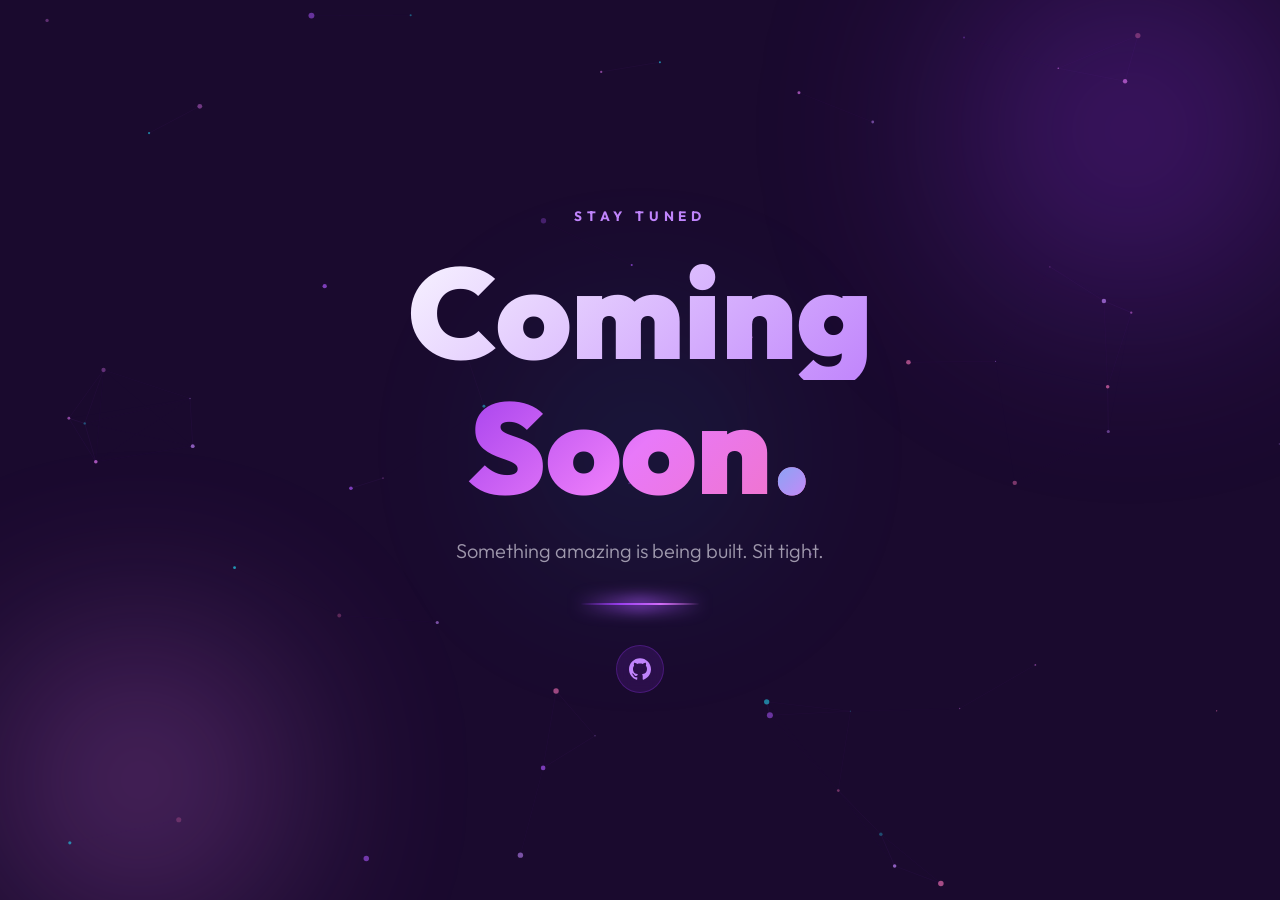
<file: index.html>
<!DOCTYPE html>
<html lang="en">
<head>
  <meta charset="UTF-8">
  <meta name="viewport" content="width=device-width, initial-scale=1.0">
  <title>Coming Soon | Logan Servant</title>
  <meta name="description" content="Something exciting is on the way. Stay tuned for the launch of Logan Servant's portfolio.">
  <link rel="preconnect" href="https://fonts.googleapis.com">
  <link rel="preconnect" href="https://fonts.gstatic.com" crossorigin>
  <link href="https://fonts.googleapis.com/css2?family=Outfit:wght@300;400;700;900&display=swap" rel="stylesheet">
  <link rel="stylesheet" href="style.css">
</head>
<body>
  <!-- Animated background orbs -->
  <div class="orb orb-1" aria-hidden="true"></div>
  <div class="orb orb-2" aria-hidden="true"></div>
  <div class="orb orb-3" aria-hidden="true"></div>

  <!-- Particle canvas -->
  <canvas id="particles" aria-hidden="true"></canvas>

  <main class="hero">
    <div class="hero-content">
      <p class="hero-label">STAY TUNED</p>
      <h1 class="hero-title">
        <span class="line line-1">Coming</span>
        <span class="line line-2">Soon<span class="dot">.</span></span>
      </h1>
      <p class="hero-subtitle">Something amazing is being built. Sit tight.</p>

      <div class="divider" aria-hidden="true">
        <span class="divider-glow"></span>
      </div>

      <div class="socials">
        <a href="https://github.com/loganserv44" target="_blank" rel="noopener noreferrer" class="social-link" aria-label="GitHub">
          <svg viewBox="0 0 24 24" fill="currentColor" width="22" height="22"><path d="M12 .297c-6.63 0-12 5.373-12 12 0 5.303 3.438 9.8 8.205 11.385.6.113.82-.258.82-.577 0-.285-.01-1.04-.015-2.04-3.338.724-4.042-1.61-4.042-1.61C4.422 18.07 3.633 17.7 3.633 17.7c-1.087-.744.084-.729.084-.729 1.205.084 1.838 1.236 1.838 1.236 1.07 1.835 2.809 1.305 3.495.998.108-.776.417-1.305.76-1.605-2.665-.3-5.466-1.332-5.466-5.93 0-1.31.465-2.38 1.235-3.22-.135-.303-.54-1.523.105-3.176 0 0 1.005-.322 3.3 1.23.96-.267 1.98-.399 3-.405 1.02.006 2.04.138 3 .405 2.28-1.552 3.285-1.23 3.285-1.23.645 1.653.24 2.873.12 3.176.765.84 1.23 1.91 1.23 3.22 0 4.61-2.805 5.625-5.475 5.92.42.36.81 1.096.81 2.22 0 1.606-.015 2.896-.015 3.286 0 .315.21.69.825.57C20.565 22.092 24 17.592 24 12.297c0-6.627-5.373-12-12-12"/></svg>
        </a>
      </div>
    </div>
  </main>

  <script src="script.js"></script>
</body>
</html>
</file>
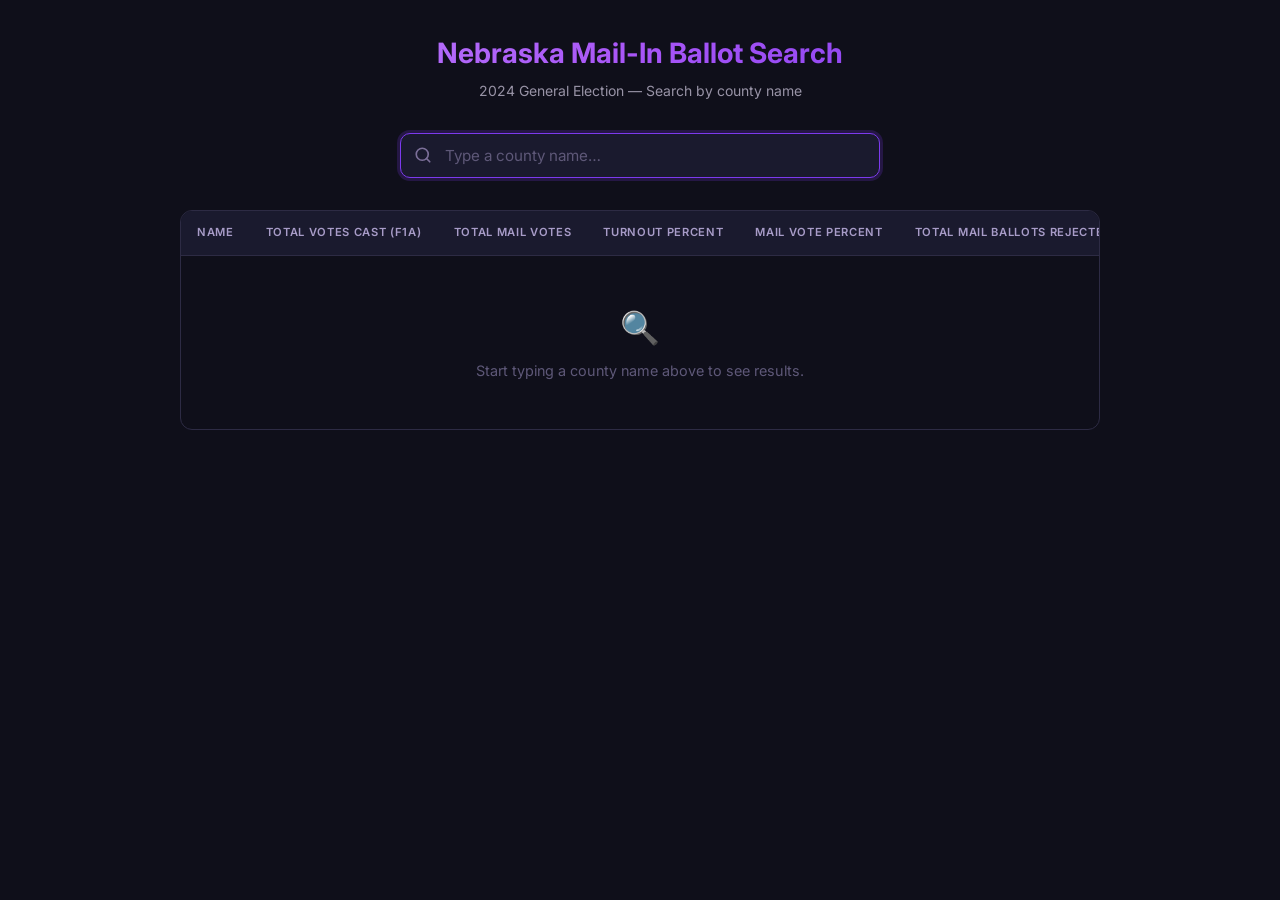
<file: mail-in-ballot-search/index.html>
<!DOCTYPE html>
<html lang="en">
<head>
  <meta charset="UTF-8">
  <meta name="viewport" content="width=device-width, initial-scale=1.0">
  <title>Nebraska Mail-In Ballot Search</title>
  <meta name="description" content="Search Nebraska county mail-in ballot data for the 2024 election.">
  <link rel="preconnect" href="https://fonts.googleapis.com">
  <link rel="preconnect" href="https://fonts.gstatic.com" crossorigin>
  <link href="https://fonts.googleapis.com/css2?family=Inter:wght@400;500;600;700&display=swap" rel="stylesheet">
  <style>
    /* ===== Reset & Base ===== */
    *, *::before, *::after { margin: 0; padding: 0; box-sizing: border-box; }

    body {
      font-family: 'Inter', system-ui, sans-serif;
      background: #0f0f1a;
      color: #e2e0ea;
      min-height: 100vh;
      line-height: 1.5;
    }

    /* ===== Layout ===== */
    .container {
      max-width: 960px;
      margin: 0 auto;
      padding: 2rem 1.25rem;
    }

    /* ===== Header ===== */
    .header {
      text-align: center;
      margin-bottom: 2rem;
    }

    .header h1 {
      font-size: clamp(1.35rem, 3.5vw, 1.75rem);
      font-weight: 700;
      background: linear-gradient(135deg, #c084fc, #a855f7, #7c3aed);
      -webkit-background-clip: text;
      -webkit-text-fill-color: transparent;
      background-clip: text;
      margin-bottom: 0.35rem;
    }

    .header p {
      font-size: 0.875rem;
      color: #9893a6;
    }

    /* ===== Search ===== */
    .search-wrap {
      position: relative;
      max-width: 480px;
      margin: 0 auto 2rem;
    }

    .search-icon {
      position: absolute;
      left: 14px;
      top: 50%;
      transform: translateY(-50%);
      color: #7c6f99;
      pointer-events: none;
    }

    #search {
      width: 100%;
      padding: 0.75rem 1rem 0.75rem 2.75rem;
      font-family: inherit;
      font-size: 0.95rem;
      color: #e2e0ea;
      background: #1a1a2e;
      border: 1.5px solid #2d2b44;
      border-radius: 10px;
      outline: none;
      transition: border-color 0.25s, box-shadow 0.25s;
    }

    #search::placeholder { color: #5e5878; }

    #search:focus {
      border-color: #7c3aed;
      box-shadow: 0 0 0 3px rgba(124, 58, 237, 0.2);
    }

    /* ===== Results Table ===== */
    .table-wrap {
      overflow-x: auto;
      border-radius: 12px;
      border: 1px solid #2d2b44;
      background: #13132200;
    }

    table {
      width: 100%;
      border-collapse: collapse;
      min-width: 700px;
    }

    thead th {
      position: sticky;
      top: 0;
      background: #1a1a2e;
      font-size: 0.7rem;
      font-weight: 600;
      text-transform: uppercase;
      letter-spacing: 0.06em;
      color: #a89cc8;
      padding: 0.85rem 1rem;
      text-align: left;
      white-space: nowrap;
      border-bottom: 1.5px solid #2d2b44;
    }

    tbody td {
      padding: 0.75rem 1rem;
      font-size: 0.875rem;
      border-bottom: 1px solid #1e1e34;
      white-space: nowrap;
    }

    tbody tr {
      transition: background 0.15s;
    }

    tbody tr:hover {
      background: rgba(124, 58, 237, 0.08);
    }

    /* Name column styling */
    td.name-cell {
      font-weight: 600;
      color: #c084fc;
    }

    /* ===== Empty / Status ===== */
    .status {
      text-align: center;
      padding: 3rem 1rem;
      color: #5e5878;
      font-size: 0.9rem;
    }

    .status .icon {
      font-size: 2rem;
      margin-bottom: 0.5rem;
      display: block;
    }

    /* ===== Result count ===== */
    .result-count {
      font-size: 0.78rem;
      color: #6e6887;
      margin-bottom: 0.65rem;
      padding-left: 0.25rem;
    }

    /* ===== Responsive ===== */
    @media (max-width: 600px) {
      .container { padding: 1.25rem 0.75rem; }
      thead th, tbody td { padding: 0.6rem 0.65rem; font-size: 0.78rem; }
    }
  </style>
</head>
<body>

  <div class="container">
    <header class="header">
      <h1>Nebraska Mail-In Ballot Search</h1>
      <p>2024 General Election &mdash; Search by county name</p>
    </header>

    <div class="search-wrap">
      <svg class="search-icon" width="18" height="18" viewBox="0 0 24 24" fill="none" stroke="currentColor" stroke-width="2.2" stroke-linecap="round" stroke-linejoin="round"><circle cx="11" cy="11" r="8"/><line x1="21" y1="21" x2="16.65" y2="16.65"/></svg>
      <input type="text" id="search" placeholder="Type a county name…" autocomplete="off" />
    </div>

    <p class="result-count" id="resultCount"></p>

    <div class="table-wrap">
      <table>
        <thead>
          <tr>
            <th>Name</th>
            <th>Total Votes Cast (F1A)</th>
            <th>Total Mail Votes</th>
            <th>Turnout Percent</th>
            <th>Mail Vote Percent</th>
            <th>Total Mail Ballots Rejected</th>
            <th>Total Mail Ballots Rejected For Late</th>
          </tr>
        </thead>
        <tbody id="tableBody"></tbody>
      </table>
      <div class="status" id="status">
        <span class="icon">🔍</span>
        Start typing a county name above to see results.
      </div>
    </div>
  </div>

<script>
// ── Embedded county data parsed from cleanmail.csv ──
const DATA = [
  { name:"Boone", f1a:3095, mail:3089, turnout:84.54, mailPct:99.81, rejected:29, late:10 },
  { name:"Cedar", f1a:5025, mail:5017, turnout:86.86, mailPct:99.84, rejected:28, late:9 },
  { name:"Cherry", f1a:3118, mail:3099, turnout:84.50, mailPct:99.39, rejected:33, late:5 },
  { name:"Clay", f1a:3379, mail:3364, turnout:81.09, mailPct:99.56, rejected:64, late:6 },
  { name:"Cuming", f1a:4548, mail:1254, turnout:77.86, mailPct:27.57, rejected:2, late:1 },
  { name:"Dawes", f1a:3965, mail:3919, turnout:77.97, mailPct:98.84, rejected:30, late:13 },
  { name:"Dixon", f1a:2954, mail:2946, turnout:81.58, mailPct:99.73, rejected:19, late:0 },
  { name:"Garden", f1a:1136, mail:1134, turnout:84.71, mailPct:99.82, rejected:3, late:0 },
  { name:"Hamilton", f1a:5672, mail:2814, turnout:81.30, mailPct:49.61, rejected:23, late:3 },
  { name:"Harlan", f1a:1840, mail:1247, turnout:77.90, mailPct:67.77, rejected:7, late:1 },
  { name:"Knox", f1a:4529, mail:4509, turnout:81.97, mailPct:99.56, rejected:33, late:0 },
  { name:"Merrick", f1a:4436, mail:4420, turnout:83.87, mailPct:99.64, rejected:29, late:9 },
  { name:"Morrill", f1a:2466, mail:2464, turnout:83.11, mailPct:99.92, rejected:12, late:6 },
  { name:"Nance", f1a:1871, mail:495, turnout:77.83, mailPct:26.46, rejected:2, late:0 },
  { name:"Phelps", f1a:5055, mail:1885, turnout:80.89, mailPct:37.29, rejected:0, late:0 },
  { name:"Richardson", f1a:4006, mail:1106, turnout:76.54, mailPct:27.61, rejected:2, late:0 },
  { name:"Stanton", f1a:3113, mail:3110, turnout:83.15, mailPct:99.90, rejected:5, late:4 },
  { name:"Thayer", f1a:2923, mail:1657, turnout:81.31, mailPct:56.69, rejected:9, late:2 },
  { name:"Wayne", f1a:4183, mail:2473, turnout:79.92, mailPct:59.12, rejected:16, late:0 },
  { name:"Adams", f1a:14642, mail:3880, turnout:75.08, mailPct:26.50, rejected:16, late:8 },
  { name:"Antelope", f1a:3496, mail:550, turnout:79.53, mailPct:15.73, rejected:0, late:0 },
  { name:"Arthur", f1a:288, mail:42, turnout:84.71, mailPct:14.58, rejected:0, late:0 },
  { name:"Banner", f1a:388, mail:64, turnout:74.05, mailPct:16.49, rejected:1, late:1 },
  { name:"Blaine", f1a:295, mail:70, turnout:83.33, mailPct:23.73, rejected:1, late:1 },
  { name:"Box Butte", f1a:4997, mail:804, turnout:72.31, mailPct:16.09, rejected:4, late:1 },
  { name:"Boyd", f1a:1095, mail:206, turnout:84.88, mailPct:18.81, rejected:0, late:0 },
  { name:"Brown", f1a:1660, mail:235, turnout:80.31, mailPct:14.16, rejected:3, late:1 },
  { name:"Buffalo", f1a:24218, mail:3710, turnout:77.12, mailPct:15.32, rejected:21, late:8 },
  { name:"Burt", f1a:3729, mail:446, turnout:76.37, mailPct:11.96, rejected:0, late:0 },
  { name:"Butler", f1a:4677, mail:698, turnout:81.52, mailPct:14.92, rejected:3, late:1 },
  { name:"Cass", f1a:16037, mail:3490, turnout:81.57, mailPct:21.76, rejected:5, late:0 },
  { name:"Chase", f1a:1886, mail:208, turnout:78.39, mailPct:11.03, rejected:1, late:0 },
  { name:"Cheyenne", f1a:4609, mail:894, turnout:72.62, mailPct:19.40, rejected:3, late:2 },
  { name:"Colfax", f1a:3608, mail:492, turnout:70.69, mailPct:13.64, rejected:0, late:0 },
  { name:"Custer", f1a:5998, mail:847, turnout:76.88, mailPct:14.12, rejected:0, late:0 },
  { name:"Dakota", f1a:6305, mail:786, turnout:59.78, mailPct:12.47, rejected:2, late:1 },
  { name:"Dawson", f1a:8754, mail:1320, turnout:66.87, mailPct:15.08, rejected:15, late:1 },
  { name:"Deuel", f1a:1024, mail:215, turnout:72.57, mailPct:21.00, rejected:0, late:0 },
  { name:"Dodge", f1a:16786, mail:3908, turnout:74.45, mailPct:23.28, rejected:2, late:1 },
  { name:"Douglas", f1a:277926, mail:115390, turnout:75.42, mailPct:41.52, rejected:624, late:158 },
  { name:"Dundy", f1a:937, mail:143, turnout:76.30, mailPct:15.26, rejected:0, late:0 },
  { name:"Fillmore", f1a:3082, mail:656, turnout:77.42, mailPct:21.28, rejected:3, late:0 },
  { name:"Franklin", f1a:1629, mail:316, turnout:77.31, mailPct:19.40, rejected:2, late:2 },
  { name:"Frontier", f1a:1422, mail:192, turnout:76.70, mailPct:13.50, rejected:0, late:0 },
  { name:"Furnas", f1a:2448, mail:287, turnout:73.25, mailPct:11.72, rejected:0, late:0 },
  { name:"Gage", f1a:11152, mail:4557, turnout:76.22, mailPct:40.86, rejected:6, late:2 },
  { name:"Garfield", f1a:1024, mail:171, turnout:78.41, mailPct:16.70, rejected:0, late:0 },
  { name:"Gosper", f1a:1146, mail:310, turnout:80.03, mailPct:27.05, rejected:0, late:0 },
  { name:"Grant", f1a:369, mail:66, turnout:82.00, mailPct:17.89, rejected:0, late:0 },
  { name:"Greeley", f1a:1258, mail:117, turnout:80.03, mailPct:9.30, rejected:0, late:0 },
  { name:"Hall", f1a:23354, mail:4295, turnout:69.68, mailPct:18.39, rejected:17, late:8 },
  { name:"Hayes", f1a:498, mail:121, turnout:79.30, mailPct:24.30, rejected:0, late:0 },
  { name:"Hitchcock", f1a:1462, mail:162, turnout:77.97, mailPct:11.08, rejected:0, late:0 },
  { name:"Holt", f1a:5522, mail:1028, turnout:78.17, mailPct:18.62, rejected:0, late:0 },
  { name:"Hooker", f1a:433, mail:88, turnout:81.54, mailPct:20.32, rejected:0, late:0 },
  { name:"Howard", f1a:3607, mail:649, turnout:77.37, mailPct:17.99, rejected:0, late:0 },
  { name:"Jefferson", f1a:3719, mail:450, turnout:77.38, mailPct:12.10, rejected:2, late:0 },
  { name:"Johnson", f1a:2201, mail:319, turnout:77.42, mailPct:14.49, rejected:1, late:0 },
  { name:"Kearney", f1a:3674, mail:499, turnout:79.75, mailPct:13.58, rejected:0, late:0 },
  { name:"Keith", f1a:4271, mail:728, turnout:74.45, mailPct:17.05, rejected:6, late:5 },
  { name:"Keya Paha", f1a:548, mail:134, turnout:86.44, mailPct:24.45, rejected:2, late:2 },
  { name:"Kimball", f1a:1741, mail:284, turnout:66.81, mailPct:16.31, rejected:0, late:0 },
  { name:"Lancaster", f1a:161148, mail:51884, turnout:78.07, mailPct:32.20, rejected:167, late:49 },
  { name:"Lincoln", f1a:16754, mail:3310, turnout:70.64, mailPct:19.76, rejected:11, late:0 },
  { name:"Logan", f1a:445, mail:47, turnout:80.32, mailPct:10.56, rejected:0, late:0 },
  { name:"Loup", f1a:437, mail:94, turnout:84.36, mailPct:21.51, rejected:1, late:0 },
  { name:"McPherson", f1a:288, mail:66, turnout:83.72, mailPct:22.92, rejected:0, late:0 },
  { name:"Madison", f1a:15988, mail:3528, turnout:71.11, mailPct:22.07, rejected:27, late:6 },
  { name:"Nemaha", f1a:3480, mail:387, turnout:77.87, mailPct:11.12, rejected:0, late:0 },
  { name:"Nuckolls", f1a:2292, mail:277, turnout:73.25, mailPct:12.09, rejected:0, late:0 },
  { name:"Otoe", f1a:8350, mail:1488, turnout:77.01, mailPct:17.82, rejected:3, late:2 },
  { name:"Pawnee", f1a:1406, mail:241, turnout:78.29, mailPct:17.14, rejected:0, late:0 },
  { name:"Perkins", f1a:1448, mail:288, turnout:78.40, mailPct:19.89, rejected:1, late:0 },
  { name:"Pierce", f1a:3965, mail:529, turnout:80.23, mailPct:13.34, rejected:0, late:0 },
  { name:"Platte", f1a:15992, mail:2952, turnout:76.83, mailPct:18.46, rejected:5, late:0 },
  { name:"Polk", f1a:2879, mail:561, turnout:79.07, mailPct:19.49, rejected:0, late:0 },
  { name:"Red Willow", f1a:5429, mail:643, turnout:76.65, mailPct:11.84, rejected:2, late:0 },
  { name:"Rock", f1a:846, mail:209, turnout:78.92, mailPct:24.70, rejected:0, late:0 },
  { name:"Saline", f1a:5791, mail:708, turnout:72.83, mailPct:12.23, rejected:3, late:0 },
  { name:"Sarpy", f1a:102382, mail:25598, turnout:78.70, mailPct:25.00, rejected:100, late:63 },
  { name:"Saunders", f1a:13795, mail:2120, turnout:82.65, mailPct:15.37, rejected:17, late:4 },
  { name:"Scotts Bluff", f1a:15369, mail:2388, turnout:66.74, mailPct:15.54, rejected:9, late:4 },
  { name:"Seward", f1a:9378, mail:1261, turnout:80.96, mailPct:13.45, rejected:3, late:3 },
  { name:"Sheridan", f1a:2524, mail:297, turnout:74.50, mailPct:11.77, rejected:4, late:0 },
  { name:"Sherman", f1a:1719, mail:279, turnout:82.21, mailPct:16.23, rejected:0, late:0 },
  { name:"Sioux", f1a:682, mail:75, turnout:80.33, mailPct:11.00, rejected:0, late:0 },
  { name:"Thomas", f1a:401, mail:113, turnout:81.50, mailPct:28.18, rejected:0, late:0 },
  { name:"Thurston", f1a:2179, mail:235, turnout:57.34, mailPct:10.78, rejected:1, late:1 },
  { name:"Valley", f1a:2334, mail:346, turnout:78.40, mailPct:14.82, rejected:0, late:0 },
  { name:"Washington", f1a:12793, mail:1933, turnout:82.32, mailPct:15.11, rejected:16, late:15 },
  { name:"Webster", f1a:1778, mail:224, turnout:77.04, mailPct:12.60, rejected:1, late:0 },
  { name:"Wheeler", f1a:491, mail:85, turnout:83.65, mailPct:17.31, rejected:0, late:0 },
  { name:"York", f1a:7153, mail:1140, turnout:75.89, mailPct:15.94, rejected:9, late:0 },
];

// ── DOM refs ──
const searchInput  = document.getElementById('search');
const tableBody    = document.getElementById('tableBody');
const statusEl     = document.getElementById('status');
const resultCount  = document.getElementById('resultCount');

// ── Render helpers ──
function formatNum(n) {
  return n.toLocaleString('en-US');
}

function formatPct(n) {
  return n.toFixed(2) + '%';
}

function renderRows(rows) {
  if (rows.length === 0) {
    tableBody.innerHTML = '';
    statusEl.style.display = 'block';
    statusEl.innerHTML = '<span class="icon">😕</span>No counties matched your search.';
    resultCount.textContent = '';
    return;
  }

  statusEl.style.display = 'none';
  resultCount.textContent = rows.length === DATA.length
    ? `Showing all ${rows.length} counties`
    : `${rows.length} result${rows.length > 1 ? 's' : ''} found`;

  tableBody.innerHTML = rows.map(r => `
    <tr>
      <td class="name-cell">${r.name}</td>
      <td>${formatNum(r.f1a)}</td>
      <td>${formatNum(r.mail)}</td>
      <td>${formatPct(r.turnout)}</td>
      <td>${formatPct(r.mailPct)}</td>
      <td>${formatNum(r.rejected)}</td>
      <td>${formatNum(r.late)}</td>
    </tr>
  `).join('');
}

// ── Search logic ──
searchInput.addEventListener('input', () => {
  const q = searchInput.value.trim().toLowerCase();

  if (q === '') {
    statusEl.style.display = 'block';
    statusEl.innerHTML = '<span class="icon">🔍</span>Start typing a county name above to see results.';
    tableBody.innerHTML = '';
    resultCount.textContent = '';
    return;
  }

  const filtered = DATA.filter(row => row.name.toLowerCase().includes(q));
  renderRows(filtered);
});

// Focus the search box on load
searchInput.focus();
</script>

</body>
</html>
</file>
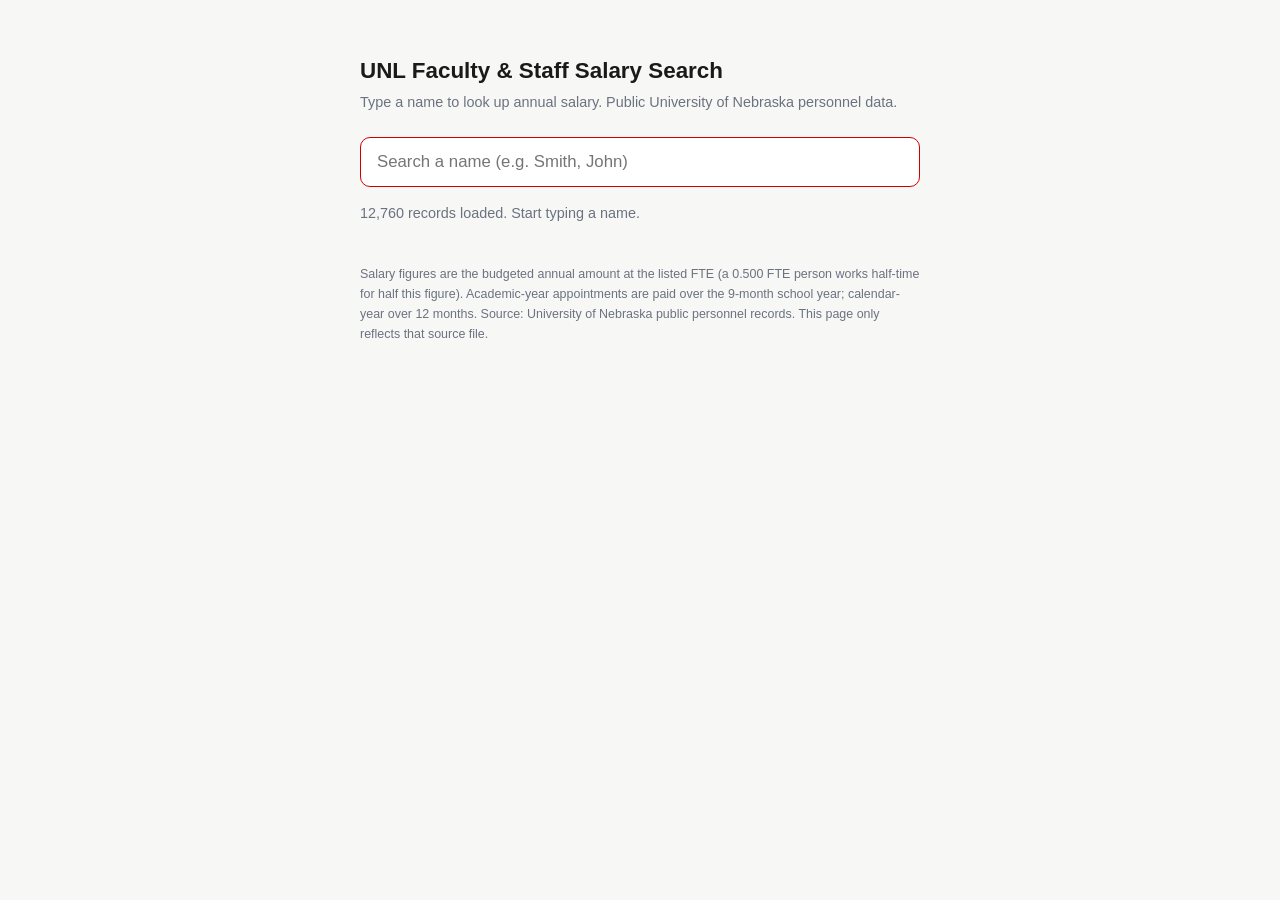
<file: profsearch/index.html>
<!DOCTYPE html>
<html lang="en">
<head>
<meta charset="utf-8">
<meta name="viewport" content="width=device-width, initial-scale=1">
<title>UNL Faculty & Staff Salary Search</title>
<style>
  :root {
    --bg: #f7f7f5;
    --card: #ffffff;
    --ink: #1a1a1a;
    --muted: #6b7280;
    --border: #e2e2df;
    --accent: #d00000;
    --hover: #f0f0ee;
  }
  * { box-sizing: border-box; }
  body {
    margin: 0;
    font: 16px/1.5 -apple-system, BlinkMacSystemFont, "Segoe UI", Roboto, Helvetica, Arial, sans-serif;
    background: var(--bg);
    color: var(--ink);
    display: flex;
    justify-content: center;
    padding: 6vh 16px 20vh;
  }
  main { width: 100%; max-width: 560px; }
  h1 { font-size: 1.4rem; margin: 0 0 4px; }
  p.sub { margin: 0 0 24px; color: var(--muted); font-size: 0.9rem; }
  .search-wrap { position: relative; }
  #q {
    width: 100%;
    padding: 14px 16px;
    font-size: 1.05rem;
    border: 1px solid var(--border);
    border-radius: 10px;
    background: var(--card);
    color: var(--ink);
    outline: none;
  }
  #q:focus { border-color: var(--accent); }
  #list {
    position: absolute;
    left: 0; right: 0; top: calc(100% + 6px);
    background: var(--card);
    border: 1px solid var(--border);
    border-radius: 10px;
    box-shadow: 0 8px 24px rgba(0,0,0,0.08);
    max-height: 320px;
    overflow-y: auto;
    z-index: 10;
  }
  #list div {
    padding: 10px 16px;
    cursor: pointer;
    border-bottom: 1px solid var(--border);
  }
  #list div:last-child { border-bottom: none; }
  #list div:hover, #list div.active { background: var(--hover); }
  #list .nm { font-weight: 600; }
  #list .meta { font-size: 0.82rem; color: var(--muted); }
  #card {
    margin-top: 24px;
    background: var(--card);
    border: 1px solid var(--border);
    border-radius: 12px;
    padding: 22px;
    display: none;
  }
  #card.show { display: block; }
  #card .name { font-size: 1.25rem; font-weight: 700; margin-bottom: 2px; }
  #card .title { color: var(--muted); margin-bottom: 18px; }
  #card .salary { font-size: 2.1rem; font-weight: 700; color: var(--accent); }
  #card .salary-label { font-size: 0.8rem; color: var(--muted); text-transform: uppercase; letter-spacing: 0.04em; }
  #card .grid { display: grid; grid-template-columns: 1fr 1fr; gap: 12px 20px; margin-top: 18px; }
  #card .grid div span { display: block; font-size: 0.75rem; color: var(--muted); text-transform: uppercase; letter-spacing: 0.03em; }
  #status { margin-top: 16px; color: var(--muted); font-size: 0.9rem; }
  footer { margin-top: 40px; font-size: 0.78rem; color: var(--muted); line-height: 1.6; }
  @media (prefers-color-scheme: dark) {
    :root {
      --bg: #17171a; --card: #202024; --ink: #ececec; --muted: #9a9aa2;
      --border: #34343a; --accent: #ff6b6b; --hover: #2a2a30;
    }
  }
</style>
</head>
<body>
<main>
  <h1>UNL Faculty &amp; Staff Salary Search</h1>
  <p class="sub">Type a name to look up annual salary. Public University of Nebraska personnel data.</p>

  <div class="search-wrap">
    <input id="q" type="text" placeholder="Search a name (e.g. Smith, John)" autocomplete="off" spellcheck="false" disabled>
    <div id="list" hidden></div>
  </div>

  <div id="status">Loading data&hellip;</div>

  <div id="card">
    <div class="name"></div>
    <div class="title"></div>
    <div class="salary-label">Annual salary</div>
    <div class="salary"></div>
    <div class="grid">
      <div><span>Campus</span><b class="campus"></b></div>
      <div><span>FTE</span><b class="fte"></b></div>
      <div><span>Appointment</span><b class="term"></b></div>
    </div>
  </div>

  <footer>
    Salary figures are the budgeted annual amount at the listed FTE (a 0.500 FTE person works half-time for
    half this figure). Academic-year appointments are paid over the 9-month school year; calendar-year over 12
    months. Source: University of Nebraska public personnel records. This page only reflects that source file.
  </footer>
</main>

<script>
const q = document.getElementById('q');
const list = document.getElementById('list');
const status = document.getElementById('status');
const card = document.getElementById('card');
let DATA = [];
let activeIdx = -1;

const money = n => '$' + n.toLocaleString('en-US');
const termLabel = t => {
  if (t === '12') return 'Calendar year (12-month)';
  if (t === '02') return 'Academic year (9-month)';
  const n = parseInt(t, 10);
  return n ? n + '-month' : '—';
};

fetch('data.json')
  .then(r => r.json())
  .then(rows => {
    DATA = rows.map(r => ({ name: r[0], campus: r[1], title: r[2], salary: r[3], fte: r[4], term: r[5] }));
    q.disabled = false;
    status.textContent = DATA.length.toLocaleString() + ' records loaded. Start typing a name.';
    q.focus();
  })
  .catch(() => { status.textContent = 'Could not load salary data.'; });

function search(term) {
  term = term.trim().toLowerCase();
  if (term.length < 2) return [];
  const starts = [], contains = [];
  for (const p of DATA) {
    const nl = p.name.toLowerCase();
    if (nl.startsWith(term)) starts.push(p);
    else if (nl.includes(term)) contains.push(p);
    if (starts.length >= 30) break;
  }
  return starts.concat(contains).slice(0, 30);
}

function renderList(items) {
  activeIdx = -1;
  if (!items.length) { list.hidden = true; list.innerHTML = ''; return; }
  list.innerHTML = items.map((p, i) =>
    `<div data-i="${i}"><span class="nm"></span><span class="meta"></span></div>`
  ).join('');
  [...list.children].forEach((el, i) => {
    el.querySelector('.nm').textContent = items[i].name;
    el.querySelector('.meta').textContent = '  —  ' + items[i].title + ', ' + items[i].campus;
  });
  list._items = items;
  list.hidden = false;
}

function pick(p) {
  q.value = p.name;
  list.hidden = true;
  card.querySelector('.name').textContent = p.name;
  card.querySelector('.title').textContent = p.title;
  card.querySelector('.salary').textContent = money(p.salary);
  card.querySelector('.campus').textContent = p.campus;
  card.querySelector('.fte').textContent = p.fte;
  card.querySelector('.term').textContent = termLabel(p.term);
  card.classList.add('show');
  status.textContent = '';
}

q.addEventListener('input', () => {
  card.classList.remove('show');
  renderList(search(q.value));
});

q.addEventListener('keydown', e => {
  if (list.hidden) return;
  const n = list.children.length;
  if (e.key === 'ArrowDown') { e.preventDefault(); activeIdx = (activeIdx + 1) % n; }
  else if (e.key === 'ArrowUp') { e.preventDefault(); activeIdx = (activeIdx - 1 + n) % n; }
  else if (e.key === 'Enter') { e.preventDefault(); if (activeIdx >= 0) pick(list._items[activeIdx]); else if (n) pick(list._items[0]); return; }
  else if (e.key === 'Escape') { list.hidden = true; return; }
  else return;
  [...list.children].forEach((el, i) => el.classList.toggle('active', i === activeIdx));
  if (activeIdx >= 0) list.children[activeIdx].scrollIntoView({ block: 'nearest' });
});

list.addEventListener('click', e => {
  const div = e.target.closest('div[data-i]');
  if (div) pick(list._items[+div.dataset.i]);
});

document.addEventListener('click', e => {
  if (!e.target.closest('.search-wrap')) list.hidden = true;
});
</script>
</body>
</html>
</file>
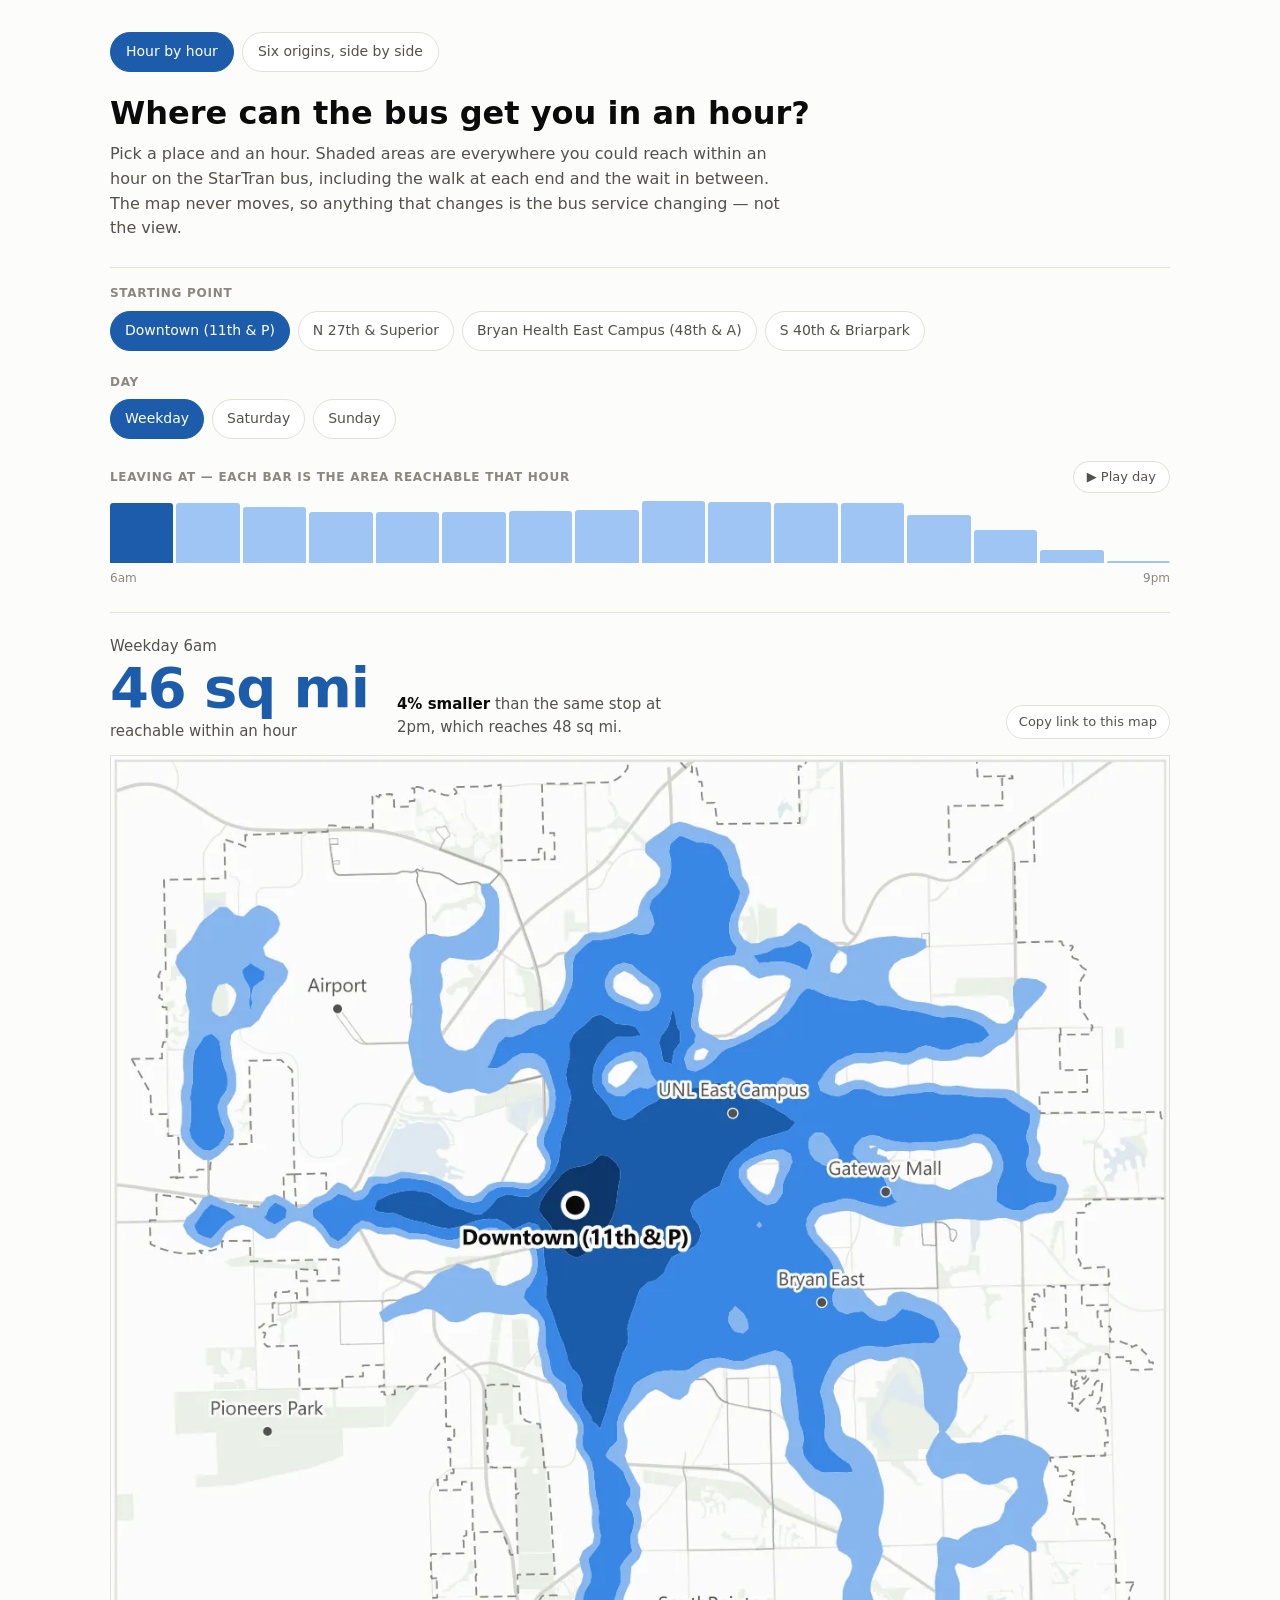
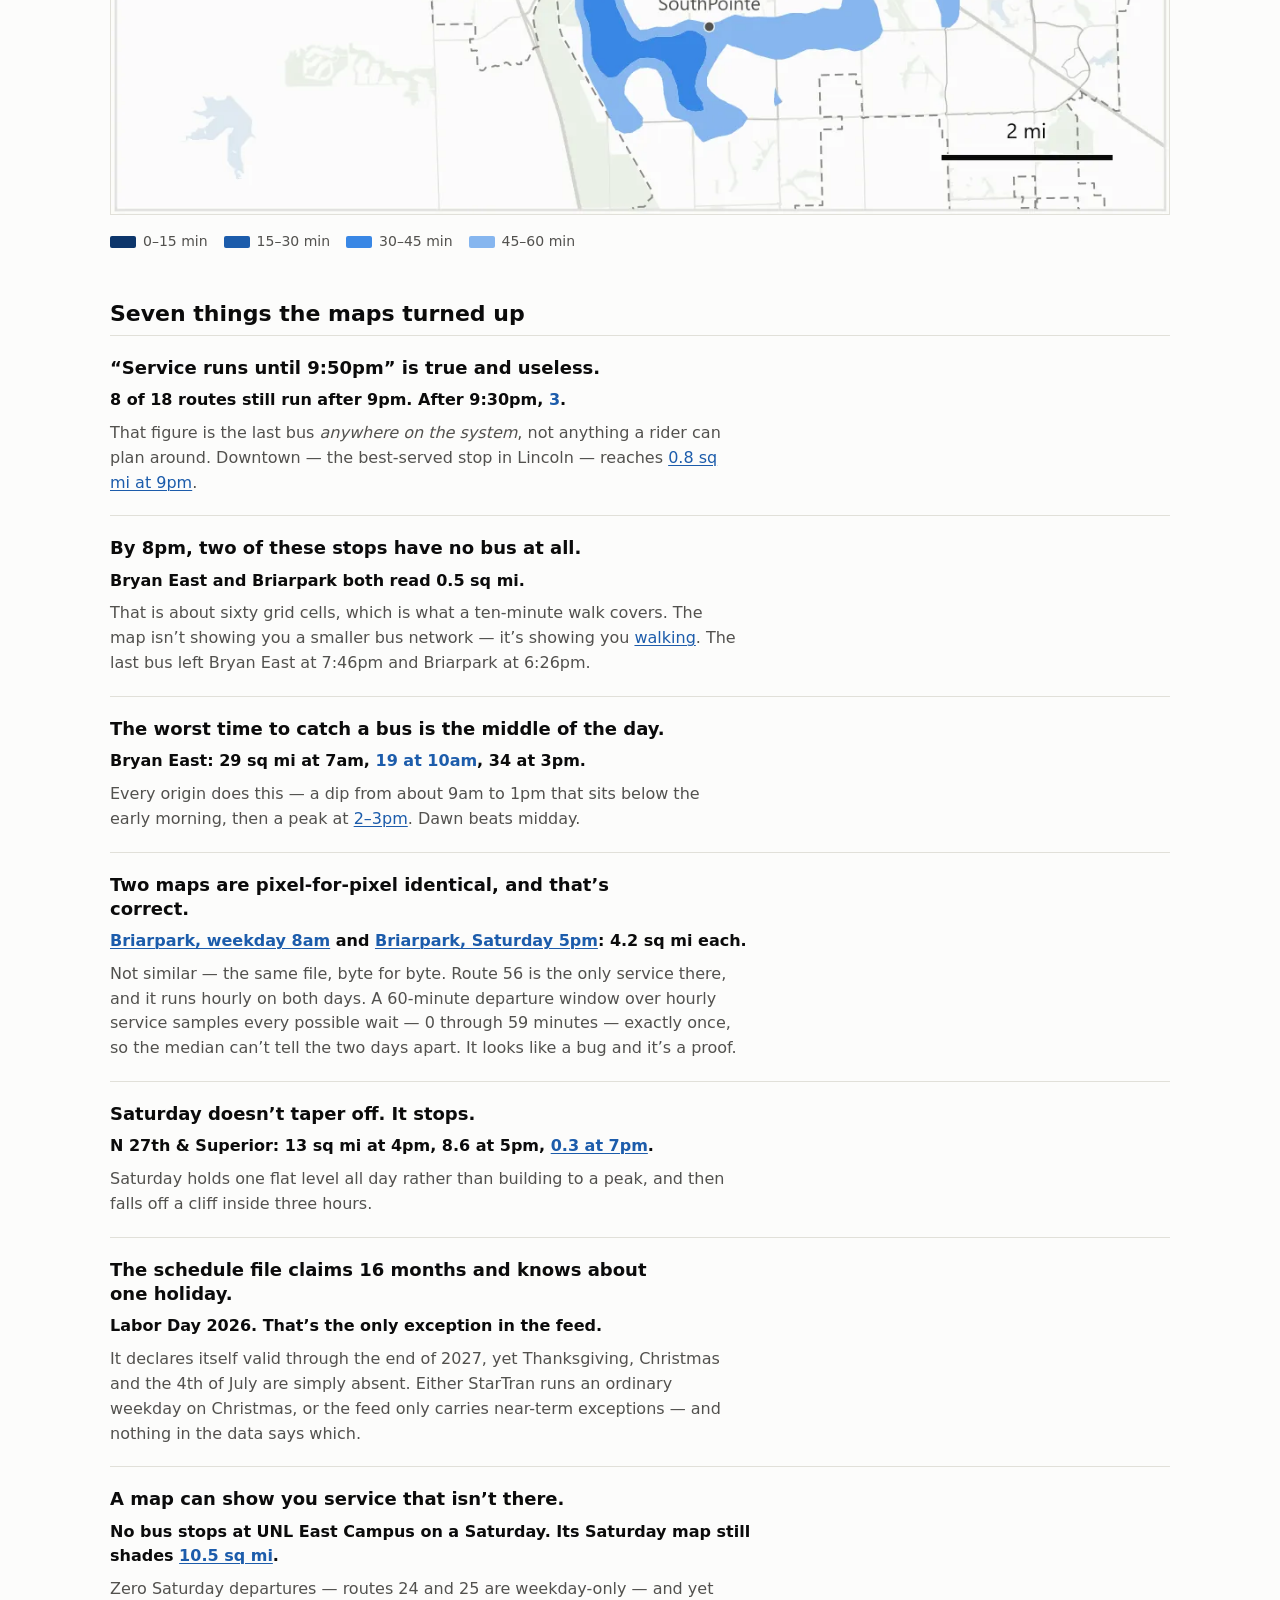
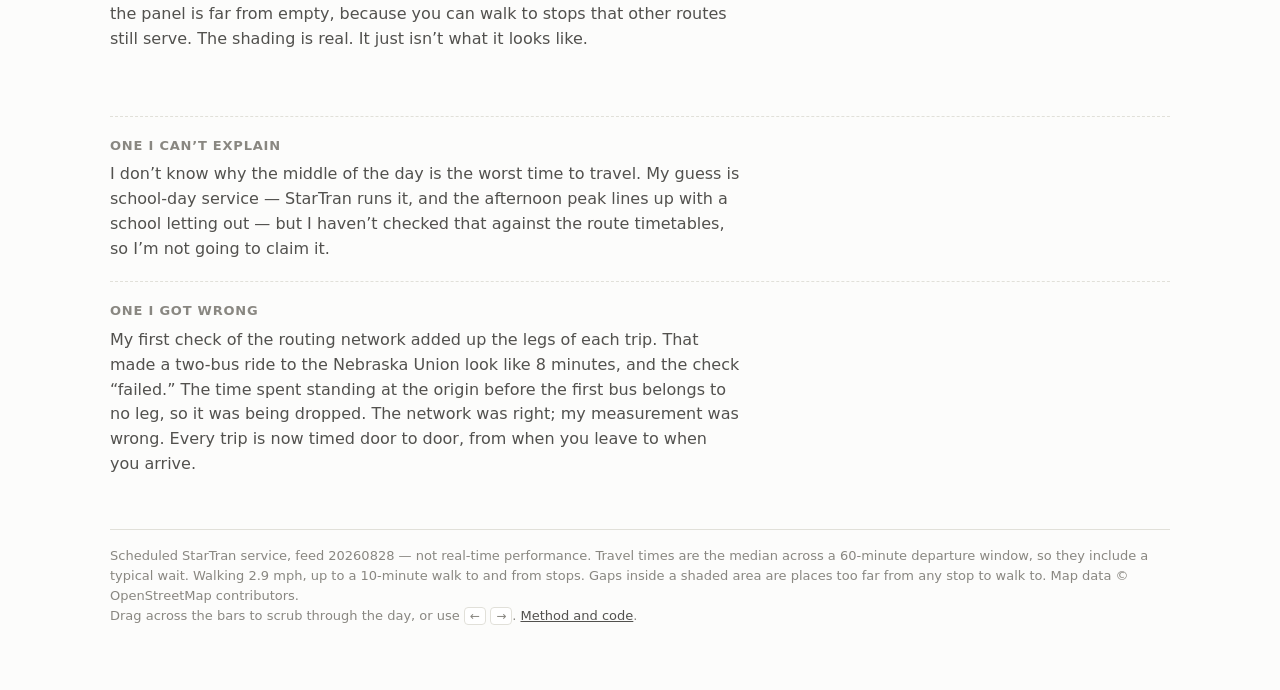
<file: where-the-bus-goes/index.html>
<!doctype html>
<html lang="en">
<head>
<meta charset="utf-8">
<meta name="viewport" content="width=device-width, initial-scale=1">
<title>Where can the bus get you? — StarTran access in Lincoln, Nebraska</title>
<meta name="description" content="How far the bus actually gets you from six points in Lincoln, Nebraska, hour by hour — and how far it doesn't, after dark and on weekends.">
<meta name="author" content="Logan Servant">
<link rel="canonical" href="https://loganserv44.github.io/where-the-bus-goes/">
<meta property="og:type" content="website">
<meta property="og:title" content="Where can the bus get you in an hour?">
<meta property="og:description" content="Scheduled StarTran access in Lincoln, Nebraska, mapped hour by hour. At 8am, downtown reaches 41% of the city. At 8pm, 9%. On Sunday, nothing.">
<meta property="og:url" content="https://loganserv44.github.io/where-the-bus-goes/">
<meta property="og:image" content="https://loganserv44.github.io/where-the-bus-goes/downtown.webp">
<meta name="twitter:card" content="summary_large_image">
<link rel="stylesheet" href="style.css">
</head>
<body>
<div class="wrap">
  <nav class="pagenav" aria-label="Views">
    <a href="./" aria-current="page">Hour by hour</a>
    <a href="compare.html">Six origins, side by side</a>
  </nav>

  <h1>Where can the bus get you in an hour?</h1>
  <p class="lede">Pick a place and an hour. Shaded areas are everywhere you could reach
  within an hour on the StarTran bus, including the walk at each end and the wait in
  between. The map never moves, so anything that changes is the bus service changing —
  not the view.</p>

  <div class="controls">
    <div class="row">
      <div class="group">
        <h2>Starting point</h2>
        <div class="btns" id="origins"></div>
      </div>
      <div class="group">
        <h2>Day</h2>
        <div class="btns" id="days"></div>
      </div>
    </div>

    <div class="timeline" id="timeline">
      <div class="tlhead">
        <h2 style="font-size:12px;letter-spacing:.06em;text-transform:uppercase;color:var(--muted);font-weight:600">
          Leaving at — each bar is the area reachable that hour</h2>
        <button type="button" class="play" id="play" aria-pressed="false">▶ Play day</button>
      </div>
      <div class="bars" id="bars" role="group" aria-label="Departure hour"></div>
      <div class="ticks"><span id="tickStart"></span><span id="tickEnd"></span></div>
    </div>
  </div>

  <div class="readout">
    <div class="stat">
      <p class="eyebrow" id="when"></p>
      <p class="statnum" id="area"></p>
      <p class="statsub" id="note">reachable within an hour</p>
    </div>
    <p class="compare" id="compare"></p>
    <button type="button" class="share" id="share">Copy link to this map</button>
  </div>
  <input class="shareurl" id="shareUrl" readonly hidden aria-label="Link to this map">

  <figure id="fig">
    <img id="map" alt="" width="1200" height="1200" fetchpriority="high" decoding="async">
  </figure>

  <div class="legend" id="legend"></div>

  <!-- Findings. Every figure below is either in methodology.md or in data.json, and the
       areas are written exactly as the explorer prints them, so a reader who follows a
       link sees the same number they just read. Do not edit a number here without
       re-checking it against the run that produced the maps. -->
  <section class="findings">
    <h2>Seven things the maps turned up</h2>

    <article>
      <h3>“Service runs until 9:50pm” is true and useless.</h3>
      <p class="fact">8 of 18 routes still run after 9pm. After 9:30pm, <b>3</b>.</p>
      <p>That figure is the last bus <em>anywhere on the system</em>, not anything a rider
      can plan around. Downtown — the best-served stop in Lincoln — reaches
      <a href="#downtown/wk/21">0.8 sq mi at 9pm</a>.</p>
    </article>

    <article>
      <h3>By 8pm, two of these stops have no bus at all.</h3>
      <p class="fact">Bryan East and Briarpark both read 0.5 sq mi.</p>
      <p>That is about sixty grid cells, which is what a ten-minute walk covers. The map
      isn’t showing you a smaller bus network — it’s showing you
      <a href="#bryan-east/wk/20">walking</a>. The last bus left Bryan East at 7:46pm and
      Briarpark at 6:26pm.</p>
    </article>

    <article>
      <h3>The worst time to catch a bus is the middle of the day.</h3>
      <p class="fact">Bryan East: 29 sq mi at 7am, <b>19 at 10am</b>, 34 at 3pm.</p>
      <p>Every origin does this — a dip from about 9am to 1pm that sits below the early
      morning, then a peak at <a href="#bryan-east/wk/15">2–3pm</a>. Dawn beats midday.</p>
    </article>

    <article>
      <h3>Two maps are pixel-for-pixel identical, and that’s correct.</h3>
      <p class="fact"><a href="#s40th-briarpark/wk/8">Briarpark, weekday 8am</a> and
      <a href="#s40th-briarpark/sa/17">Briarpark, Saturday 5pm</a>: 4.2 sq mi each.</p>
      <p>Not similar — the same file, byte for byte. Route 56 is the only service there,
      and it runs hourly on both days. A 60-minute departure window over hourly service
      samples every possible wait — 0 through 59 minutes — exactly once, so the median
      can’t tell the two days apart. It looks like a bug and it’s a proof.</p>
    </article>

    <article>
      <h3>Saturday doesn’t taper off. It stops.</h3>
      <p class="fact">N 27th &amp; Superior: 13 sq mi at 4pm, 8.6 at 5pm,
      <a href="#n27th-superior/sa/19">0.3 at 7pm</a>.</p>
      <p>Saturday holds one flat level all day rather than building to a peak, and then
      falls off a cliff inside three hours.</p>
    </article>

    <article>
      <h3>The schedule file claims 16 months and knows about one holiday.</h3>
      <p class="fact">Labor Day 2026. That’s the only exception in the feed.</p>
      <p>It declares itself valid through the end of 2027, yet Thanksgiving, Christmas and
      the 4th of July are simply absent. Either StarTran runs an ordinary weekday on
      Christmas, or the feed only carries near-term exceptions — and nothing in the data
      says which.</p>
    </article>

    <article>
      <h3>A map can show you service that isn’t there.</h3>
      <p class="fact">No bus stops at UNL East Campus on a Saturday. Its Saturday map
      still shades <a href="compare.html#fig-unl-east-campus">10.5 sq mi</a>.</p>
      <p>Zero Saturday departures — routes 24 and 25 are weekday-only — and yet the panel
      is far from empty, because you can walk to stops that other routes still serve. The
      shading is real. It just isn’t what it looks like.</p>
    </article>
  </section>

  <section class="findings aside">
    <article>
      <h3>One I can’t explain</h3>
      <p>I don’t know why the middle of the day is the worst time to travel. My guess is
      school-day service — StarTran runs it, and the afternoon peak lines up with a school
      letting out — but I haven’t checked that against the route timetables, so I’m not
      going to claim it.</p>
    </article>

    <article>
      <h3>One I got wrong</h3>
      <p>My first check of the routing network added up the legs of each trip. That made a
      two-bus ride to the Nebraska Union look like 8 minutes, and the check “failed.” The
      time spent standing at the origin before the first bus belongs to no leg, so it was
      being dropped. The network was right; my measurement was wrong. Every trip is now
      timed door to door, from when you leave to when you arrive.</p>
    </article>
  </section>


  <footer id="footer"></footer>
</div>

<script src="data.js"></script>
<script src="common.js"></script>
<script>
(function () {
  const D = window.EXPLORER_DATA;
  if (!D) {
    buildChrome();   // reports the missing data.js in the footer
    return;
  }

  const hoursFor = (day) => D.panels
    .filter((p) => p.day === day && p.origin === state.origin)
    .sort((a, b) => a.hour - b.hour);

  const state = { origin: D.origins[0].slug, day: D.days[0].id, hour: null };

  // Permalinks. The URL fragment carries origin/day/hour (#bryan-east/wk/20) so one
  // specific map can be linked to. A stale or hand-edited fragment degrades instead of
  // failing: an unknown origin or day is ignored, and render() already snaps an hour the
  // chosen day doesn't have back to that day's first.
  const key = () => `${state.origin}/${state.day}/${state.hour}`;

  function applyHash() {
    const [origin, day, hour] = decodeURIComponent(location.hash.slice(1)).split("/");
    if (D.origins.some((o) => o.slug === origin)) state.origin = origin;
    if (D.days.some((d) => d.id === day)) state.day = day;
    const h = parseInt(hour, 10);
    state.hour = Number.isInteger(h) ? h : null;
  }

  function writeHash() {
    if (location.hash === "#" + key()) return;
    try {
      // replaceState, not pushState: arrowing through sixteen hours shouldn't leave
      // sixteen entries for the back button to walk back out through.
      history.replaceState(null, "", "#" + key());
    } catch {
      // Chrome blocks the History API on file:// pages, and this one is meant to open
      // from disk. Assigning the hash works everywhere; it fires hashchange, which the
      // listener below ignores because the state already matches.
      location.hash = key();
    }
  }

  function mkButton(parent, label, onClick, title) {
    const b = document.createElement("button");
    b.type = "button";
    b.textContent = label;
    if (title) b.title = title;
    b.addEventListener("click", onClick);
    parent.appendChild(b);
    return b;
  }

  const originBtns = new Map();
  for (const o of D.origins) {
    originBtns.set(o.slug, mkButton(document.getElementById("origins"), o.name, () => {
      state.origin = o.slug;
      render();
    }));
  }
  const dayBtns = new Map();
  for (const d of D.days) {
    dayBtns.set(d.id, mkButton(document.getElementById("days"), d.label, () => {
      state.day = d.id;
      state.hour = null;
      render();
    }));
  }

  // The legend and footer are built in common.js, so this page and compare.html cannot
  // end up stating different routing parameters or a different feed version.
  buildChrome("Drag across the bars to scrub through the day, or use " +
              "<kbd>&larr;</kbd> <kbd>&rarr;</kbd>.");

  const barsEl = document.getElementById("bars");
  const imgEl = document.getElementById("map");
  const figEl = document.getElementById("fig");

  // Preloading runs one file at a time and at low priority. Firing a whole day at once
  // was actively harmful: a browser opens about six connections per host over HTTP/1.1,
  // so a burst of preloads sits in front of the map the reader is waiting for, and the
  // page falls back to alt text until the queue drains.
  const queued = new Set();
  const queue = [];
  let pumping = false;

  function preload(list) {
    for (const p of list) {
      if (!p || queued.has(p.image)) continue;
      queued.add(p.image);
      queue.push(p.image);
    }
    if (!pumping) pump();
  }

  function pump() {
    const src = queue.shift();
    if (!src) { pumping = false; return; }
    pumping = true;
    const img = new Image();
    img.fetchPriority = "low";
    img.onload = img.onerror = pump;
    img.src = src;
  }

  // Swapping the src directly leaves the figure empty while the new file loads, which is
  // what produced a blank map with alt text. Decode the next one off-screen and only then
  // put it in place, so the previous map stays up until its replacement is ready. The
  // token guards against a slow load landing after a faster, later one.
  let swapToken = 0;
  let idleTimer = null;

  function showMap(panel, alt) {
    const token = ++swapToken;
    const next = new Image();
    next.fetchPriority = "high";
    next.src = panel.image;
    queued.add(panel.image);

    const apply = () => {
      if (token !== swapToken) return;   // a later switch already won
      imgEl.src = next.src;
      imgEl.alt = alt;
      figEl.classList.remove("loading");
    };

    if (next.complete) { apply(); return; }   // already cached: swap with no flicker
    figEl.classList.add("loading");
    whenReady(next).then(apply);
  }

  // Resolve once the next map can be shown.
  //
  // The load event is the signal that is always delivered. decode() is nicer -- it waits
  // for the bitmap too, so the swap cannot flash a half-painted image -- but a browser
  // may leave it pending indefinitely while the document isn't being rendered, which is
  // what a background tab is. That would leave the map blank until the reader came back
  // to the tab, so decode only ever gets a bounded head start here.
  function whenReady(img) {
    const loaded = img.complete
      ? Promise.resolve()
      : new Promise((done) => { img.onload = img.onerror = done; });
    return loaded.then(() => img.decode && Promise.race([
      img.decode().catch(() => {}),          // rejects on a broken file; show it anyway
      new Promise((done) => setTimeout(done, 150)),
    ]));
  }

  // Panel labels read "Weekday 8am". Inside a chosen day that prefix is noise -- the
  // day is already a pressed button -- so ticks and comparisons use the hour alone.
  const hourOnly = (p) =>
    p.day_label && p.label.startsWith(p.day_label)
      ? p.label.slice(p.day_label.length + 1) : p.label;

  // An area on its own is a number with no scale. Measuring it against the day's best
  // hour is what makes it mean something: 12 sq mi reads very differently once you know
  // the same stop reaches 43 at its peak.
  function compareText(current, peak, hours) {
    if (!current.routed || !current.km2) {
      return hours.length === 1
        ? "StarTran runs no Sunday service, so none of this map is reachable."
        : "No bus leaves this stop in this hour.";
    }
    if (current === peak) return "The best this stop manages all day.";
    const pct = Math.round((1 - current.km2 / peak.km2) * 100);
    if (pct < 1) return `Effectively the same as the ${hourOnly(peak)} peak.`;
    return `<b>${pct}% smaller</b> than the same stop at ${hourOnly(peak)}, ` +
           `which reaches ${peak.area}.`;
  }

  function render() {
    const hours = hoursFor(state.day);
    if (!hours.length) return;
    if (state.hour === null || !hours.some((p) => p.hour === state.hour)) {
      state.hour = hours[0].hour;
    }
    const current = hours.find((p) => p.hour === state.hour);
    const peak = hours.reduce((a, b) => ((b.km2 || 0) > (a.km2 || 0) ? b : a));
    const peakKm2 = peak.km2 || 1;
    // A day with a single entry (Sunday: no service) has no shape to step through and
    // nothing to play.
    document.getElementById("timeline").hidden = hours.length === 1;

    barsEl.innerHTML = "";
    for (const p of hours) {
      const b = mkButton(barsEl, "",
                         () => { stopPlay(); state.hour = p.hour; render(); },
                         `${hourOnly(p)}: ${p.area || "no buses"}`);
      b.style.height = Math.max(4, Math.round(((p.km2 || 0) / peakKm2) * 100)) + "%";
      b.setAttribute("aria-pressed", String(p.hour === state.hour));
      b.setAttribute("aria-label", `${p.label}, ${p.area || "no buses"}`);
    }
    document.getElementById("tickStart").textContent = hourOnly(hours[0]);
    document.getElementById("tickEnd").textContent = hourOnly(hours[hours.length - 1]);

    document.getElementById("when").textContent = current.label;
    document.getElementById("area").textContent = current.area || "Nowhere";
    document.getElementById("note").textContent =
      current.routed ? "reachable within an hour" : "no buses run";
    document.getElementById("compare").innerHTML = compareText(current, peak, hours);

    showMap(current, `Map of the area reachable from ` +
      `${D.origins.find((o) => o.slug === state.origin).name} leaving at ` +
      `${current.label}: ${current.area || "nowhere"}`);

    for (const [slug, b] of originBtns) b.setAttribute("aria-pressed", String(slug === state.origin));
    for (const [id, b] of dayBtns) b.setAttribute("aria-pressed", String(id === state.day));

    const i = hours.findIndex((p) => p.hour === state.hour);
    preload([hours[i + 1], hours[i - 1]]);
    // Then quietly fetch the rest of this day, so stepping or playing through it later
    // costs nothing. Queued behind the neighbours above and fetched one at a time.
    clearTimeout(idleTimer);
    idleTimer = setTimeout(() => preload(hours), 900);

    writeHash();
    // If the copy fallback is open, it must keep showing a link to what's on screen.
    if (!shareUrl.hidden) shareUrl.value = location.href;
  }

  // Playback. The argument of this page is that service builds up and then collapses
  // over a day; playing it makes that argument in about ten seconds without the reader
  // clicking anything. One pass, no loop -- the point is where the day ends up.
  const playBtn = document.getElementById("play");
  const PLAY_LABEL = playBtn.textContent;
  const PLAY_MS = 600;
  let playTimer = null;

  function stopPlay() {
    clearInterval(playTimer);
    playTimer = null;
    playBtn.textContent = PLAY_LABEL;
    playBtn.setAttribute("aria-pressed", "false");
  }

  function startPlay() {
    const hours = hoursFor(state.day);
    if (hours.length < 2) return;
    preload(hours);   // the whole day at once, so playback doesn't stutter on a swap
    // Pressing play while parked on the last hour should replay the day, not sit still.
    if (state.hour === hours[hours.length - 1].hour) state.hour = hours[0].hour;
    playBtn.textContent = "❚❚ Pause";
    playBtn.setAttribute("aria-pressed", "true");
    render();
    playTimer = setInterval(() => {
      // Re-read the list each tick: switching origin or day mid-play is allowed, and
      // playback should follow to the new one rather than run off the end of the old.
      const list = hoursFor(state.day);
      const i = list.findIndex((p) => p.hour === state.hour);
      if (i >= list.length - 1) { stopPlay(); return; }
      state.hour = list[i + 1].hour;
      render();
    }, PLAY_MS);
  }

  playBtn.addEventListener("click", () => (playTimer ? stopPlay() : startPlay()));

  // Scrubbing. The bars stay bars rather than becoming a slider, because each one's
  // height is that hour's reachable area -- the timeline is a chart as much as a
  // control, and a slider would throw that away. Dragging across them gives the
  // slider's feel without losing the shape of the day.
  function scrubTo(clientX) {
    const hours = hoursFor(state.day);
    if (hours.length < 2) return;
    const r = barsEl.getBoundingClientRect();
    const i = Math.max(0, Math.min(hours.length - 1,
                                   Math.floor((clientX - r.left) / r.width * hours.length)));
    if (hours[i].hour === state.hour) return;  // only redraw when the hour actually changes
    state.hour = hours[i].hour;
    render();
  }

  barsEl.addEventListener("pointerdown", (e) => {
    stopPlay();
    // Capture on the container, not the bar: render() replaces the bars underneath the
    // pointer on every step, and a capture held by one of them would die with it.
    barsEl.setPointerCapture(e.pointerId);
    scrubTo(e.clientX);
    e.preventDefault();  // no text selection while dragging
  });
  barsEl.addEventListener("pointermove", (e) => {
    if (barsEl.hasPointerCapture(e.pointerId)) scrubTo(e.clientX);
  });

  const shareBtn = document.getElementById("share");
  const shareUrl = document.getElementById("shareUrl");
  const SHARE_LABEL = shareBtn.textContent;
  let shareTimer = null;

  shareBtn.addEventListener("click", async () => {
    const say = (msg) => {
      shareBtn.textContent = msg;
      clearTimeout(shareTimer);
      shareTimer = setTimeout(() => { shareBtn.textContent = SHARE_LABEL; }, 2500);
    };
    try {
      await navigator.clipboard.writeText(location.href);
      shareUrl.hidden = true;
      say("Link copied");
    } catch {
      // The clipboard API needs a secure context, which file:// is not. Show the URL
      // selected instead, so Ctrl+C still does the job.
      shareUrl.hidden = false;
      shareUrl.value = location.href;
      shareUrl.select();
      say("Press Ctrl+C");
    }
  });

  // A finding's link sets the explorer to the map that proves it. The hashchange
  // listener below already applies the state; this only brings the map back into view,
  // because by the time a reader clicks one they are well below it. Scrolling to the
  // readout rather than the figure keeps the number and the map on screen together.
  const readoutEl = document.querySelector(".readout");
  // Scroll to an element, and make sure it actually happened. Some embedded browsers
  // accept behavior:"smooth" and then never perform the scroll, which leaves a link
  // that looks broken; if nothing has moved shortly afterwards, jump instead. The
  // animation is the enhancement, the scroll is the requirement.
  const reduceMotion = matchMedia("(prefers-reduced-motion: reduce)").matches;

  function goTo(el) {
    const before = window.scrollY;
    const target = Math.round(el.getBoundingClientRect().top) + before;
    el.scrollIntoView({behavior: reduceMotion ? "auto" : "smooth", block: "start"});
    if (Math.abs(target - before) < 4) return;   // already there; nothing to rescue
    setTimeout(() => {
      if (window.scrollY === before) window.scrollTo(0, target);
    }, 250);
  }

  // Only same-page fragments are the explorer's own state. A finding that points at
  // compare.html is an ordinary link and is left alone.
  for (const a of document.querySelectorAll('.findings a[href^="#"]')) {
    a.addEventListener("click", () => {
      stopPlay();
      // Defer past the hashchange this click is about to fire, so the scroll lands on
      // the map the reader asked for rather than the one still on screen.
      setTimeout(() => goTo(readoutEl), 0);
    });
  }

  addEventListener("hashchange", () => {
    const before = key();
    applyHash();
    if (key() !== before) render();
  });

  addEventListener("keydown", (e) => {
    const hours = hoursFor(state.day);
    const i = hours.findIndex((p) => p.hour === state.hour);
    if (e.key === "ArrowRight" && i < hours.length - 1) {
      stopPlay(); state.hour = hours[i + 1].hour; render();
    }
    if (e.key === "ArrowLeft" && i > 0) {
      stopPlay(); state.hour = hours[i - 1].hour; render();
    }
  });

  applyHash();
  render();
})();
</script>
</body>
</html>
</file>
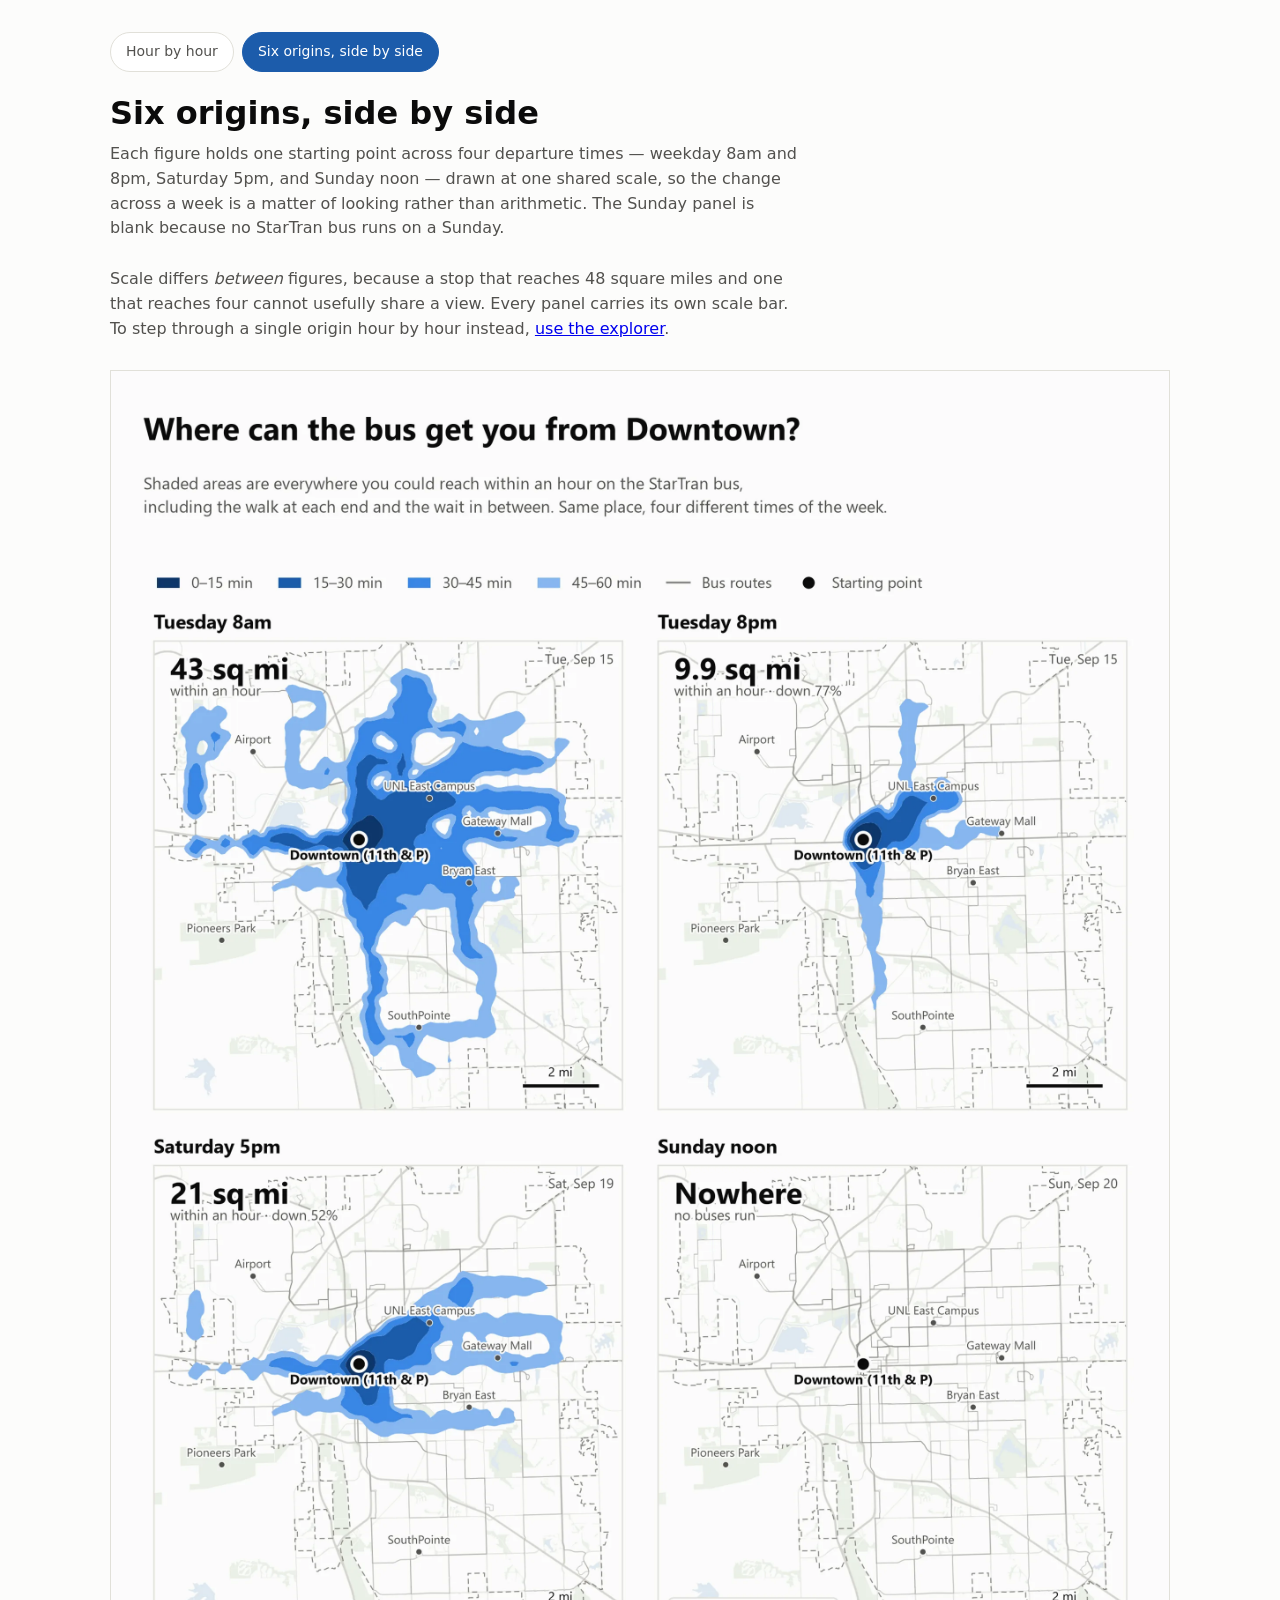
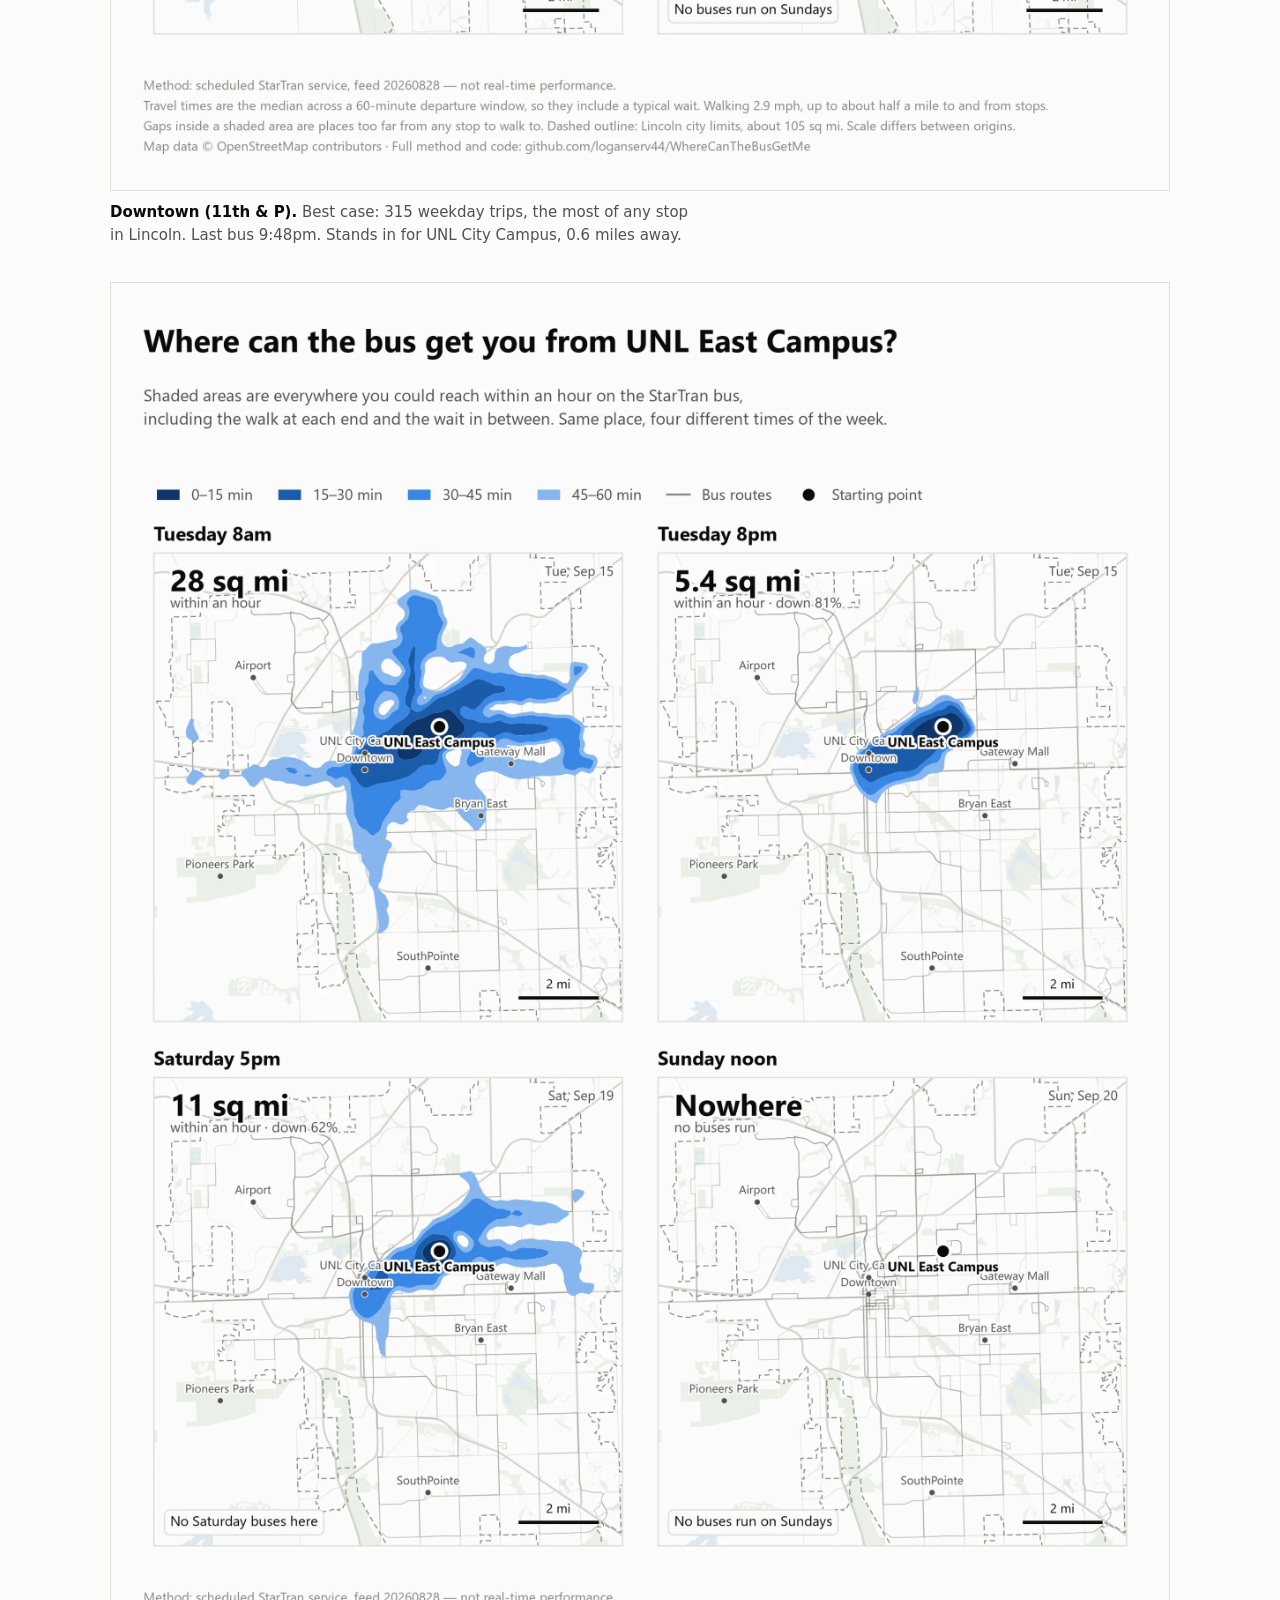
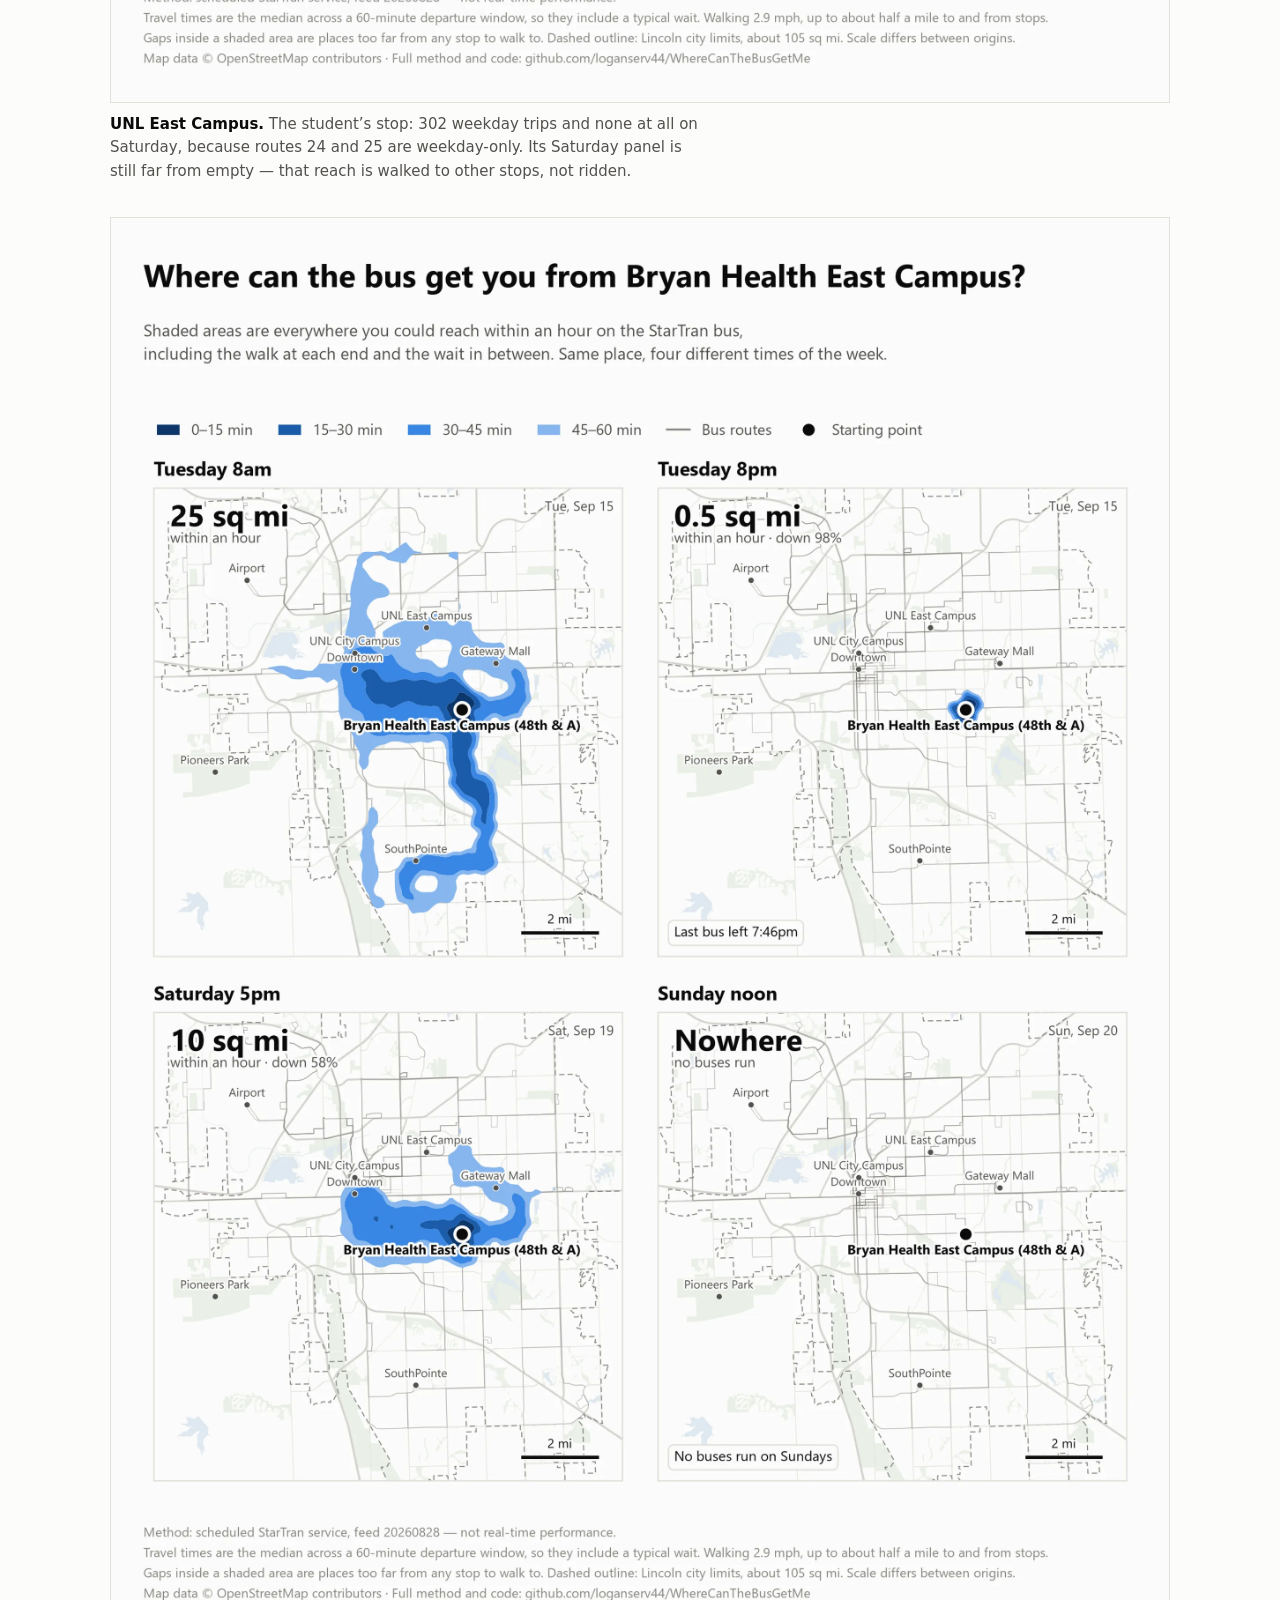
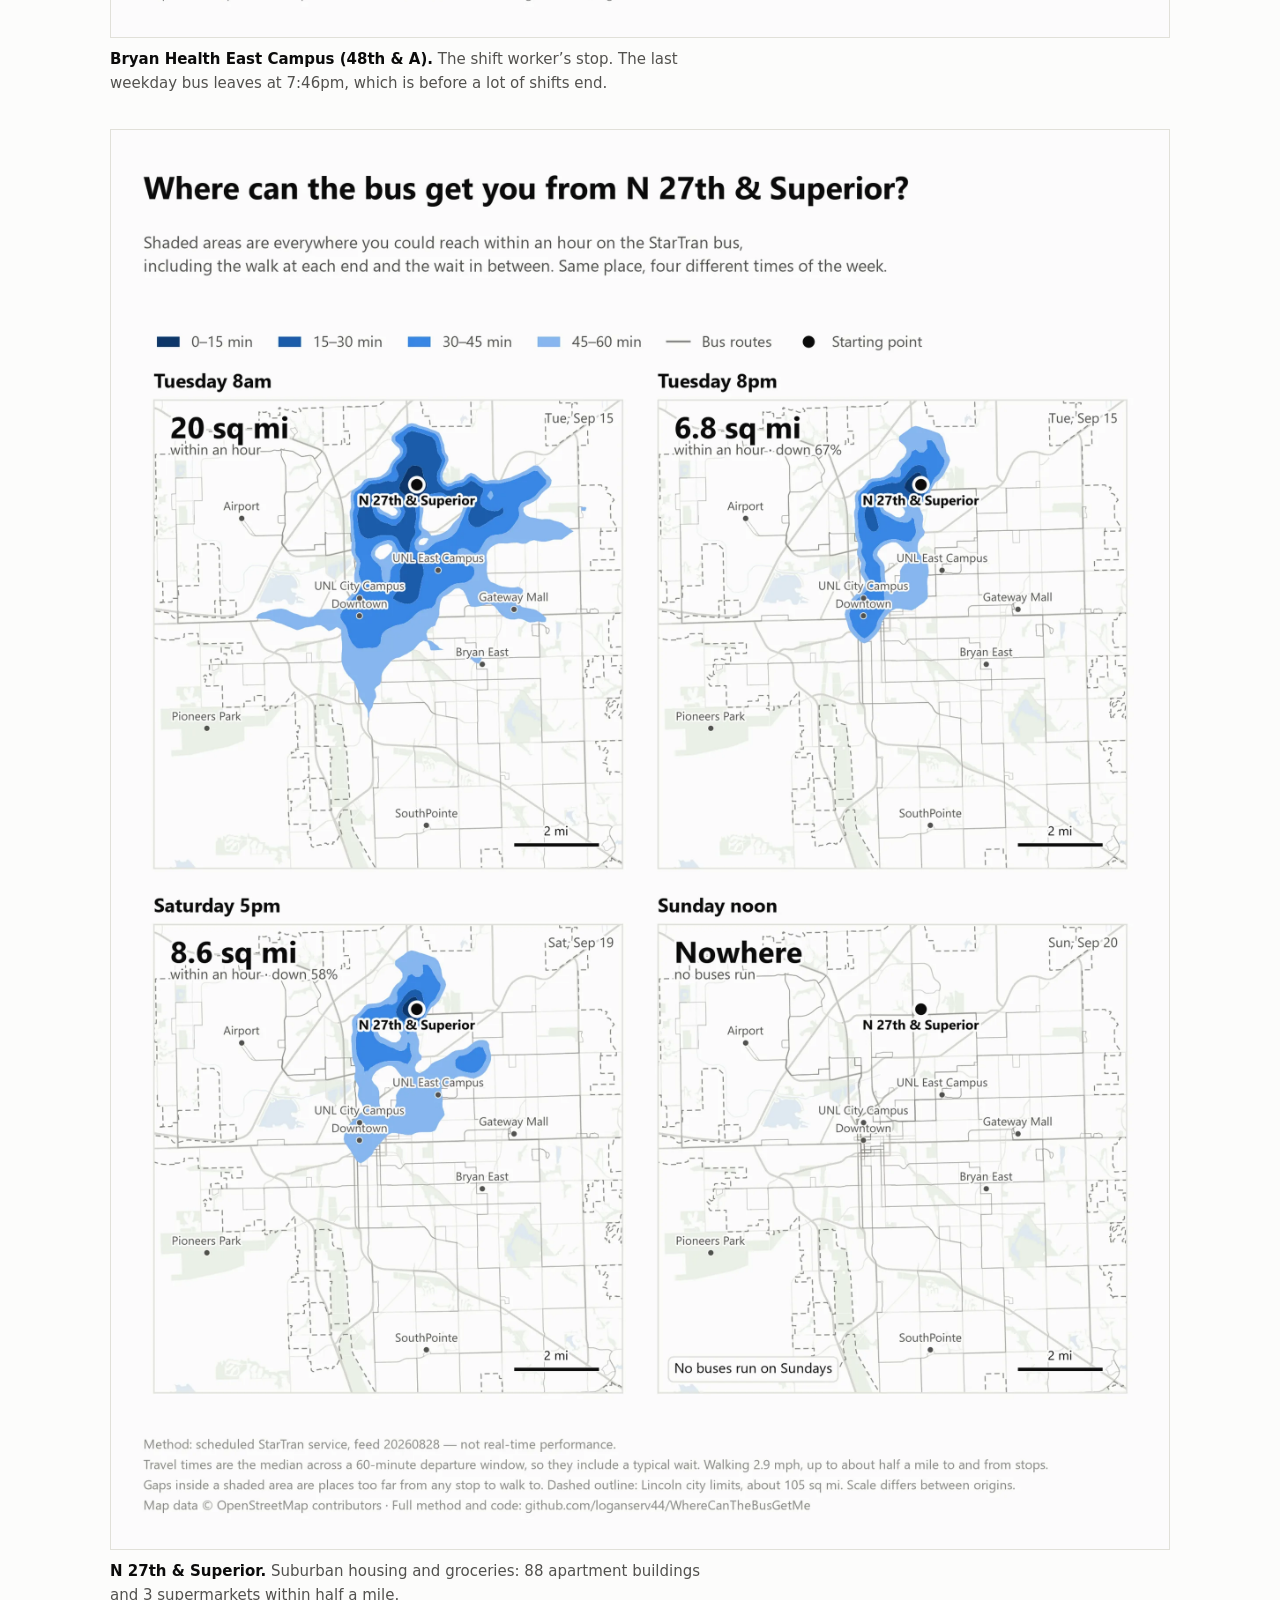
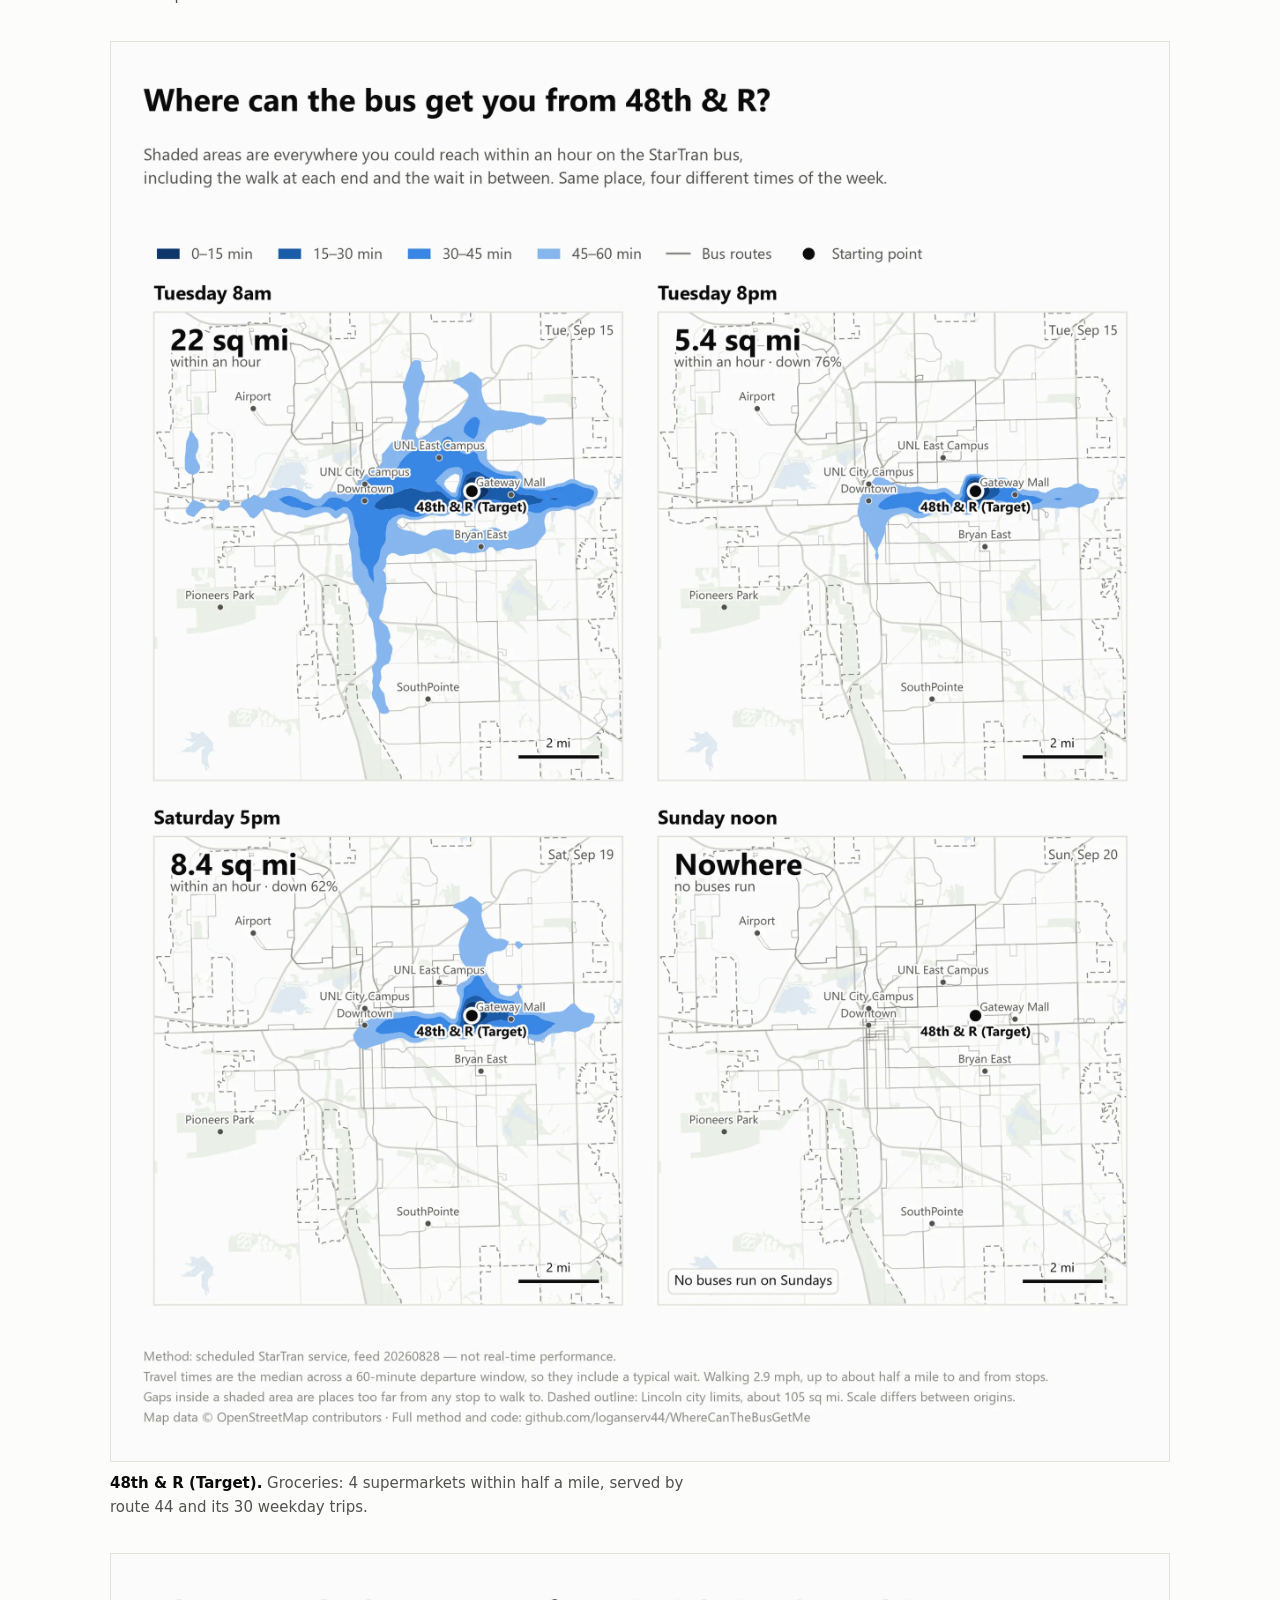
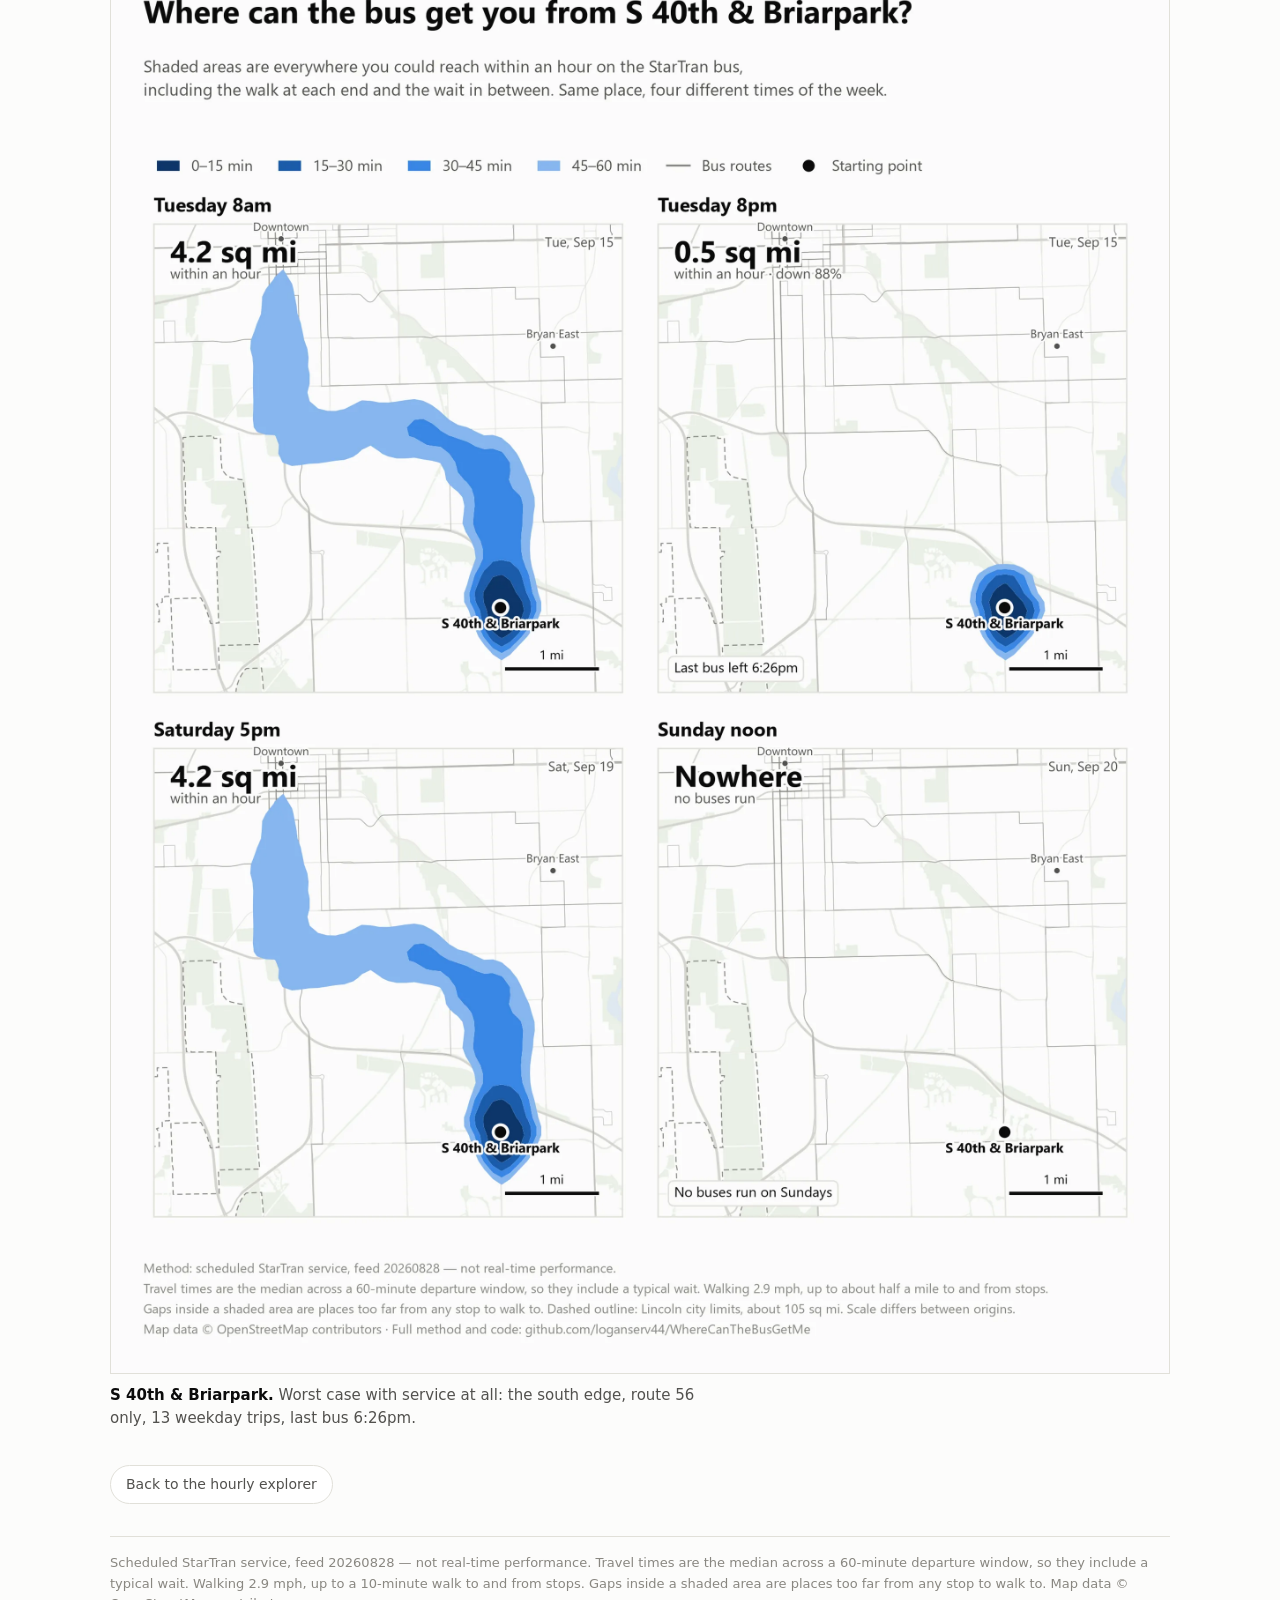
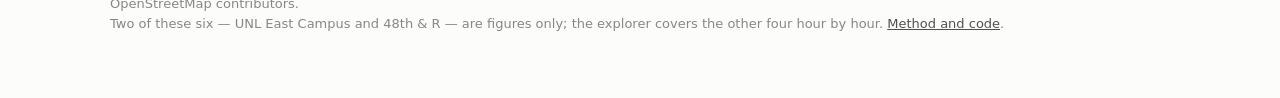
<file: where-the-bus-goes/compare.html>
<!doctype html>
<html lang="en">
<head>
<meta charset="utf-8">
<meta name="viewport" content="width=device-width, initial-scale=1">
<title>Six origins, side by side — Where can the bus get you?</title>
<meta name="description" content="Six points in Lincoln, Nebraska, each mapped across four departure times: weekday 8am and 8pm, Saturday 5pm, and a blank Sunday.">
<meta name="author" content="Logan Servant">
<link rel="canonical" href="https://loganserv44.github.io/where-the-bus-goes/compare.html">
<meta property="og:type" content="website">
<meta property="og:title" content="Six origins, side by side">
<meta property="og:description" content="Six points in Lincoln, Nebraska, each mapped across four departure times. The Sunday panel is blank because no StarTran bus runs on a Sunday.">
<meta property="og:url" content="https://loganserv44.github.io/where-the-bus-goes/compare.html">
<meta property="og:image" content="https://loganserv44.github.io/where-the-bus-goes/downtown.webp">
<meta name="twitter:card" content="summary_large_image">
<link rel="stylesheet" href="style.css">
</head>
<body>
<div class="wrap">
  <nav class="pagenav" aria-label="Views">
    <a href="./">Hour by hour</a>
    <a href="compare.html" aria-current="page">Six origins, side by side</a>
  </nav>

  <h1>Six origins, side by side</h1>
  <p class="lede">Each figure holds one starting point across four departure times —
  weekday 8am and 8pm, Saturday 5pm, and Sunday noon — drawn at one shared scale, so the
  change across a week is a matter of looking rather than arithmetic. The Sunday panel is
  blank because no StarTran bus runs on a Sunday.</p>

  <p class="lede">Scale differs <em>between</em> figures, because a stop that reaches 48
  square miles and one that reaches four cannot usefully share a view. Every panel carries
  its own scale bar. To step through a single origin hour by hour instead,
  <a href="./">use the explorer</a>.</p>

  <!-- No legend element here on purpose: every figure has one drawn into the image, and
       common.js skips the legend when the page doesn't ask for one. -->

  <!-- Captions are each origin's reason for being chosen, from data/origins.csv,
       converted to US units to match the rest of the site. -->
  <section class="panels bare">
    <figure class="panel" id="fig-downtown">
      <img src="downtown.webp" alt="Four maps of the area reachable from Downtown (11th and P) at weekday 8am, weekday 8pm, Saturday 5pm and Sunday noon." loading="lazy" width="2400" height="3220">
      <figcaption><b>Downtown (11th &amp; P).</b> Best case: 315 weekday trips, the most
      of any stop in Lincoln. Last bus 9:48pm. Stands in for UNL City Campus, 0.6 miles
      away.</figcaption>
    </figure>

    <figure class="panel" id="fig-unl-east-campus">
      <img src="unl-east-campus.webp" alt="Four maps of the area reachable from UNL East Campus at weekday 8am, weekday 8pm, Saturday 5pm and Sunday noon." loading="lazy" width="2400" height="3220">
      <figcaption><b>UNL East Campus.</b> The student’s stop: 302 weekday trips and none
      at all on Saturday, because routes 24 and 25 are weekday-only. Its Saturday panel is
      still far from empty — that reach is walked to other stops, not ridden.</figcaption>
    </figure>

    <figure class="panel" id="fig-bryan-east">
      <img src="bryan-east.webp" alt="Four maps of the area reachable from Bryan Health East Campus at weekday 8am, weekday 8pm, Saturday 5pm and Sunday noon." loading="lazy" width="2400" height="3220">
      <figcaption><b>Bryan Health East Campus (48th &amp; A).</b> The shift worker’s stop.
      The last weekday bus leaves at 7:46pm, which is before a lot of shifts end.</figcaption>
    </figure>

    <figure class="panel" id="fig-n27th-superior">
      <img src="n27th-superior.webp" alt="Four maps of the area reachable from North 27th and Superior at weekday 8am, weekday 8pm, Saturday 5pm and Sunday noon." loading="lazy" width="2400" height="3220">
      <figcaption><b>N 27th &amp; Superior.</b> Suburban housing and groceries: 88
      apartment buildings and 3 supermarkets within half a mile.</figcaption>
    </figure>

    <figure class="panel" id="fig-48th-r-target">
      <img src="48th-r-target.webp" alt="Four maps of the area reachable from 48th and R at weekday 8am, weekday 8pm, Saturday 5pm and Sunday noon." loading="lazy" width="2400" height="3220">
      <figcaption><b>48th &amp; R (Target).</b> Groceries: 4 supermarkets within half a
      mile, served by route 44 and its 30 weekday trips.</figcaption>
    </figure>

    <figure class="panel" id="fig-s40th-briarpark">
      <img src="s40th-briarpark.webp" alt="Four maps of the area reachable from South 40th and Briarpark at weekday 8am, weekday 8pm, Saturday 5pm and Sunday noon." loading="lazy" width="2400" height="3220">
      <figcaption><b>S 40th &amp; Briarpark.</b> Worst case with service at all: the south
      edge, route 56 only, 13 weekday trips, last bus 6:26pm.</figcaption>
    </figure>
  </section>

  <nav class="pagenav" aria-label="Views">
    <a href="./">Back to the hourly explorer</a>
  </nav>

  <footer id="footer"></footer>
</div>

<script src="data.js"></script>
<script src="common.js"></script>
<script>
  buildChrome("Two of these six — UNL East Campus and 48th &amp; R — are figures only; " +
              "the explorer covers the other four hour by hour.");
</script>
</body>
</html>
</file>
<file: style.css>
/* ============================================
   COMING SOON — Deep Purple Theme
   ============================================ */

:root {
  /* Core palette */
  --purple-deep:    #1a0a2e;
  --purple-dark:    #2d1b4e;
  --purple-mid:     #6b21a8;
  --purple-vibrant: #9333ea;
  --purple-light:   #c084fc;
  --purple-glow:    #a855f7;

  /* Accents */
  --magenta:        #e879f9;
  --pink:           #f472b6;
  --cyan:           #22d3ee;

  /* Neutrals */
  --white:          #f8f5ff;
  --white-muted:    rgba(248, 245, 255, 0.6);
}

/* ---------- Reset & Base ---------- */
*,
*::before,
*::after {
  margin: 0;
  padding: 0;
  box-sizing: border-box;
}

html {
  scroll-behavior: smooth;
}

body {
  font-family: 'Outfit', sans-serif;
  background: var(--purple-deep);
  color: var(--white);
  min-height: 100vh;
  overflow: hidden;
  position: relative;
}

/* ---------- Animated Background Orbs ---------- */
.orb {
  position: fixed;
  border-radius: 50%;
  filter: blur(100px);
  opacity: 0.45;
  pointer-events: none;
  z-index: 0;
}

.orb-1 {
  width: 500px;
  height: 500px;
  background: radial-gradient(circle, var(--purple-vibrant), transparent 70%);
  top: -120px;
  right: -100px;
  animation: float-1 12s ease-in-out infinite alternate;
}

.orb-2 {
  width: 400px;
  height: 400px;
  background: radial-gradient(circle, var(--magenta), transparent 70%);
  bottom: -80px;
  left: -60px;
  animation: float-2 15s ease-in-out infinite alternate;
}

.orb-3 {
  width: 300px;
  height: 300px;
  background: radial-gradient(circle, var(--cyan), transparent 70%);
  top: 50%;
  left: 50%;
  transform: translate(-50%, -50%);
  animation: float-3 18s ease-in-out infinite alternate;
  opacity: 0.2;
}

@keyframes float-1 {
  0%   { transform: translate(0, 0) scale(1); }
  100% { transform: translate(-60px, 80px) scale(1.15); }
}

@keyframes float-2 {
  0%   { transform: translate(0, 0) scale(1); }
  100% { transform: translate(80px, -60px) scale(1.1); }
}

@keyframes float-3 {
  0%   { transform: translate(-50%, -50%) scale(1); }
  100% { transform: translate(-40%, -60%) scale(1.3); }
}

/* ---------- Particle Canvas ---------- */
#particles {
  position: fixed;
  inset: 0;
  z-index: 1;
  pointer-events: none;
}

/* ---------- Hero ---------- */
.hero {
  position: relative;
  z-index: 2;
  display: flex;
  align-items: center;
  justify-content: center;
  min-height: 100vh;
  padding: 2rem;
  text-align: center;
}

.hero-content {
  max-width: 700px;
  animation: fade-up 1.2s cubic-bezier(0.22, 1, 0.36, 1) forwards;
  opacity: 0;
}

@keyframes fade-up {
  from {
    opacity: 0;
    transform: translateY(40px);
  }
  to {
    opacity: 1;
    transform: translateY(0);
  }
}

/* Label */
.hero-label {
  font-size: 0.85rem;
  font-weight: 700;
  letter-spacing: 0.35em;
  text-transform: uppercase;
  color: var(--purple-light);
  margin-bottom: 1.25rem;
  animation: fade-up 1.2s 0.2s cubic-bezier(0.22, 1, 0.36, 1) forwards;
  opacity: 0;
}

/* Title */
.hero-title {
  font-weight: 900;
  line-height: 1.05;
  margin-bottom: 1.5rem;
}

.hero-title .line {
  display: block;
}

.line-1 {
  font-size: clamp(3.5rem, 10vw, 8rem);
  background: linear-gradient(135deg, var(--white), var(--purple-light));
  -webkit-background-clip: text;
  -webkit-text-fill-color: transparent;
  background-clip: text;
  animation: fade-up 1.2s 0.35s cubic-bezier(0.22, 1, 0.36, 1) forwards;
  opacity: 0;
}

.line-2 {
  font-size: clamp(3.5rem, 10vw, 8rem);
  background: linear-gradient(135deg, var(--purple-vibrant), var(--magenta), var(--pink));
  -webkit-background-clip: text;
  -webkit-text-fill-color: transparent;
  background-clip: text;
  animation: fade-up 1.2s 0.5s cubic-bezier(0.22, 1, 0.36, 1) forwards;
  opacity: 0;
}

.dot {
  background: linear-gradient(135deg, var(--cyan), var(--magenta));
  -webkit-background-clip: text;
  -webkit-text-fill-color: transparent;
  background-clip: text;
}

/* Subtitle */
.hero-subtitle {
  font-size: clamp(1rem, 2.5vw, 1.25rem);
  font-weight: 300;
  color: var(--white-muted);
  max-width: 480px;
  margin: 0 auto 2.5rem;
  animation: fade-up 1.2s 0.65s cubic-bezier(0.22, 1, 0.36, 1) forwards;
  opacity: 0;
}

/* ---------- Divider ---------- */
.divider {
  position: relative;
  height: 2px;
  width: 120px;
  margin: 0 auto 2.5rem;
  background: linear-gradient(90deg, transparent, var(--purple-vibrant), var(--magenta), transparent);
  border-radius: 2px;
  animation: fade-up 1.2s 0.8s cubic-bezier(0.22, 1, 0.36, 1) forwards;
  opacity: 0;
}

.divider-glow {
  position: absolute;
  inset: -4px;
  background: linear-gradient(90deg, transparent, var(--purple-glow), transparent);
  filter: blur(8px);
  border-radius: 2px;
  animation: pulse-glow 3s ease-in-out infinite;
}

@keyframes pulse-glow {
  0%, 100% { opacity: 0.4; }
  50%      { opacity: 1; }
}

/* ---------- Socials ---------- */
.socials {
  display: flex;
  justify-content: center;
  gap: 1rem;
  animation: fade-up 1.2s 0.95s cubic-bezier(0.22, 1, 0.36, 1) forwards;
  opacity: 0;
}

.social-link {
  display: flex;
  align-items: center;
  justify-content: center;
  width: 48px;
  height: 48px;
  border-radius: 50%;
  background: rgba(147, 51, 234, 0.15);
  border: 1px solid rgba(147, 51, 234, 0.3);
  color: var(--purple-light);
  text-decoration: none;
  transition: all 0.35s cubic-bezier(0.22, 1, 0.36, 1);
  backdrop-filter: blur(8px);
}

.social-link:hover {
  background: rgba(147, 51, 234, 0.35);
  border-color: var(--purple-vibrant);
  color: var(--white);
  transform: translateY(-3px);
  box-shadow: 0 8px 30px rgba(147, 51, 234, 0.4);
}

/* ---------- Responsive ---------- */
@media (max-width: 480px) {
  .hero {
    padding: 1.5rem;
  }

  .orb-1 { width: 300px; height: 300px; }
  .orb-2 { width: 250px; height: 250px; }
  .orb-3 { width: 180px; height: 180px; }
}
</file>
<file: where-the-bus-goes/style.css>
/* Shared by index.html (the hourly explorer) and compare.html (the six figures).
   One file rather than a copy per page: the two must not drift apart, and the whole
   thing is small enough that the unused rules on either page cost nothing. */

:root {
  --surface: #fcfcfb; --ink: #0b0b0b; --ink2: #52514e; --muted: #898781;
  --hairline: #e1e0d9; --accent: #1c5cab; --bar: #9ec5f4;
}
* { box-sizing: border-box; }
/* Deliberately no `scroll-behavior: smooth` here. It would also govern calls that
   pass behavior:"auto", and some embedded browsers accept a smooth scroll and then
   never perform it -- which would take the reliable path down with it. Scrolling is
   handled in goTo() instead, which checks that it happened. */
body { margin: 0; background: var(--surface); color: var(--ink);
       font: 16px/1.55 "Segoe UI", system-ui, -apple-system, sans-serif; }
.wrap { max-width: 1100px; margin: 0 auto; padding: 32px 20px 64px; }
h1 { font-size: clamp(24px, 4vw, 32px); line-height: 1.2; margin: 0 0 10px; }
.lede { color: var(--ink2); margin: 0 0 26px; max-width: 68ch; }
.row { display: flex; flex-wrap: wrap; gap: 22px; align-items: flex-start; }
.group { display: flex; flex-direction: column; gap: 8px; }
.group h2 { font-size: 12px; letter-spacing: .06em; text-transform: uppercase;
            color: var(--muted); margin: 0; font-weight: 600; }
.btns { display: flex; flex-wrap: wrap; gap: 8px; }
button { font: inherit; font-size: 14px; padding: 8px 14px; cursor: pointer;
         background: #fff; color: var(--ink2); border: 1px solid var(--hairline);
         border-radius: 999px; }
button:hover { border-color: var(--muted); color: var(--ink); }
button[aria-pressed="true"] { background: var(--accent); border-color: var(--accent);
                              color: #fff; }
.controls { padding: 16px 0 18px; border-top: 1px solid var(--hairline);
            border-bottom: 1px solid var(--hairline); margin-bottom: 20px; }
.timeline { margin: 22px 0 6px; }
.tlhead { display: flex; align-items: center; gap: 12px; margin: 0 0 8px; }
.tlhead h2 { margin: 0; }
/* pan-y, not none: a vertical swipe over the bars still scrolls the page, while
   horizontal movement is ours to scrub with. */
.bars { display: flex; align-items: flex-end; gap: 3px; height: 62px;
        touch-action: pan-y; }
.bars button { flex: 1 1 0; padding: 0; border: 0; border-radius: 3px 3px 0 0;
               background: var(--bar); min-width: 0; cursor: ew-resize; }
.bars button[aria-pressed="true"] { background: var(--accent); }
.bars button:hover { outline: 2px solid var(--muted); outline-offset: 1px; }
.ticks { display: flex; justify-content: space-between; color: var(--muted);
         font-size: 12px; margin-top: 6px; }
button.play { margin-left: auto; font-size: 13px; padding: 5px 13px; min-width: 88px;
              white-space: nowrap; flex: 0 0 auto; }
button.play[aria-pressed="true"] { background: var(--accent); border-color: var(--accent);
                                   color: #fff; }

.readout { display: flex; flex-wrap: wrap; gap: 4px 28px; align-items: flex-end;
           margin: 22px 0 12px; }
.eyebrow { margin: 0; color: var(--ink2); font-size: 15px; }
.statnum { margin: 2px 0 0; font-size: clamp(38px, 7vw, 56px); line-height: 1;
           font-weight: 700; color: var(--accent); letter-spacing: -.02em; }
.statsub { margin: 4px 0 0; color: var(--ink2); font-size: 15px; }
.compare { margin: 0 0 4px; color: var(--ink2); font-size: 15px; max-width: 30ch; }
.compare b { color: var(--ink); font-weight: 700; }
button.share { font-size: 13px; padding: 6px 12px; margin: 0 0 4px auto; }
.shareurl { width: 100%; font: inherit; font-size: 13px; padding: 6px 8px;
            margin: 0 0 12px; color: var(--ink2); background: #fff;
            border: 1px solid var(--hairline); border-radius: 6px; }
figure { margin: 0; }
figure img { width: 100%; height: auto; display: block; background: #fff;
             border: 1px solid var(--hairline); transition: opacity .12s ease; }
/* Only seen when a map isn't in cache yet: the previous one stays up, dimmed, so a
   slow load reads as "working" rather than as a broken image. */
figure.loading img { opacity: .45; }
.legend { display: flex; flex-wrap: wrap; gap: 16px; margin: 16px 0 0;
          color: var(--ink2); font-size: 14px; }
.legend span { display: flex; align-items: center; gap: 7px; }
.sw { width: 26px; height: 12px; border-radius: 2px; }
.findings { margin: 44px 0 0; }
.findings > h2 { font-size: 22px; margin: 0 0 4px; }
.findings article { padding: 20px 0; border-top: 1px solid var(--hairline); }
.findings h3 { font-size: 18px; line-height: 1.35; margin: 0 0 8px; max-width: 46ch; }
.findings p { margin: 0; max-width: 62ch; color: var(--ink2); }
.findings .fact { color: var(--ink); font-weight: 600; margin-bottom: 8px; }
.findings .fact b { color: var(--accent); }
.findings a { color: var(--accent); text-decoration-thickness: 1px;
              text-underline-offset: 2px; }
.aside article { border-top: 1px dashed var(--hairline); }
.aside h3 { font-size: 13px; letter-spacing: .06em; text-transform: uppercase;
            color: var(--muted); font-weight: 600; }
.panels { margin: 48px 0 0; padding-top: 12px; border-top: 2px solid var(--ink); }
/* On compare.html the figures are the page, not a section appended to one, so they need
   no rule above them and no gap to clear. */
.panels.bare { margin-top: 28px; padding-top: 0; border-top: 0; }
.panels > h2 { font-size: 22px; margin: 14px 0 8px; }
.panels > .lede { margin-bottom: 26px; }
.panel { margin: 0 0 34px; }
.panel img { width: 100%; height: auto; display: block; background: #fff;
             border: 1px solid var(--hairline); }
.panel figcaption { margin-top: 10px; color: var(--ink2); font-size: 15px;
                    max-width: 62ch; }
.panel figcaption b { color: var(--ink); }
footer { margin-top: 32px; padding-top: 16px; border-top: 1px solid var(--hairline);
         color: var(--muted); font-size: 13px; }
footer a { color: var(--ink2); }
kbd { font: inherit; font-size: 12px; background: #fff; border: 1px solid var(--hairline);
      border-radius: 4px; padding: 1px 5px; }
@media (max-width: 620px) { .bars { height: 48px; } }

/* Page switcher, on both pages. The current page is marked rather than hidden, so it
   is always visible that there are two. */
.pagenav { display: flex; flex-wrap: wrap; gap: 8px; margin: 0 0 22px; }
.pagenav a { font-size: 14px; padding: 8px 15px; border-radius: 999px;
             border: 1px solid var(--hairline); background: #fff; color: var(--ink2);
             text-decoration: none; }
.pagenav a:hover { border-color: var(--muted); color: var(--ink); }
.pagenav a[aria-current="page"] { background: var(--accent); border-color: var(--accent);
                                  color: #fff; }
</file>
